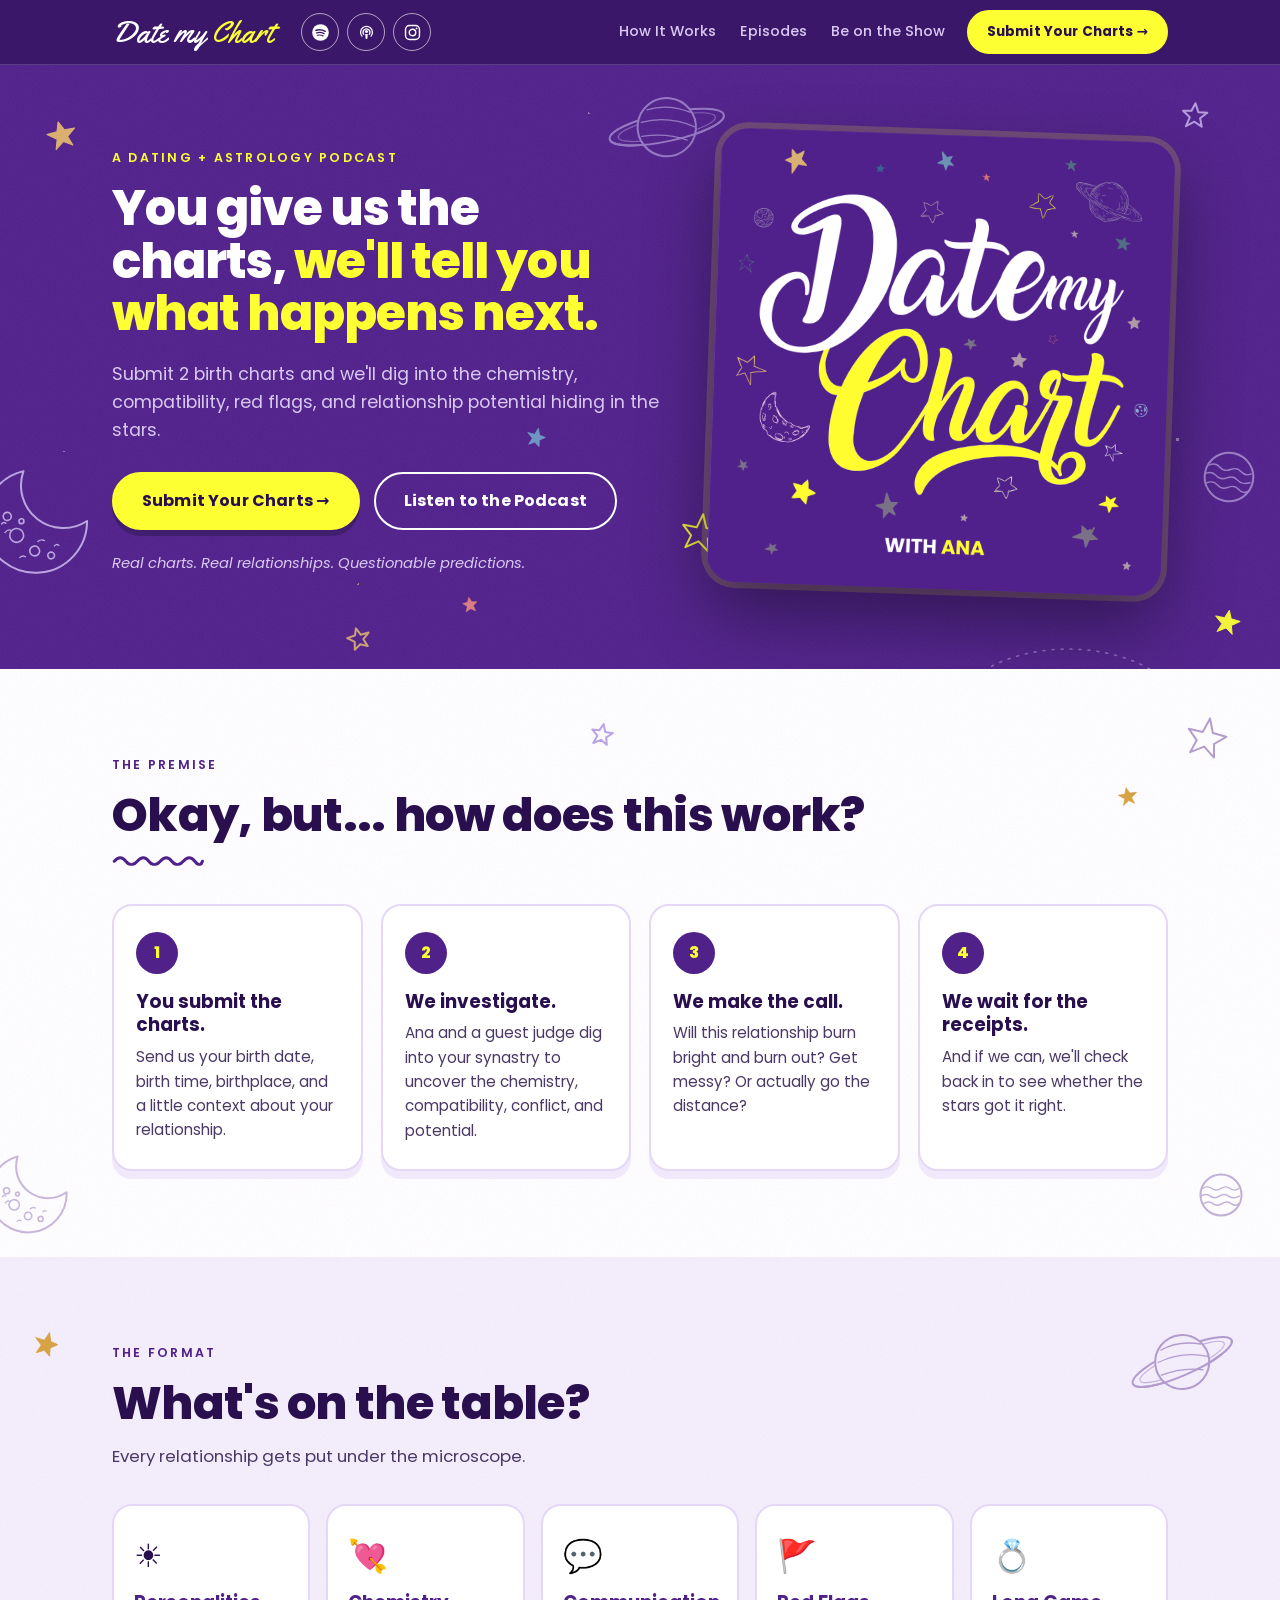
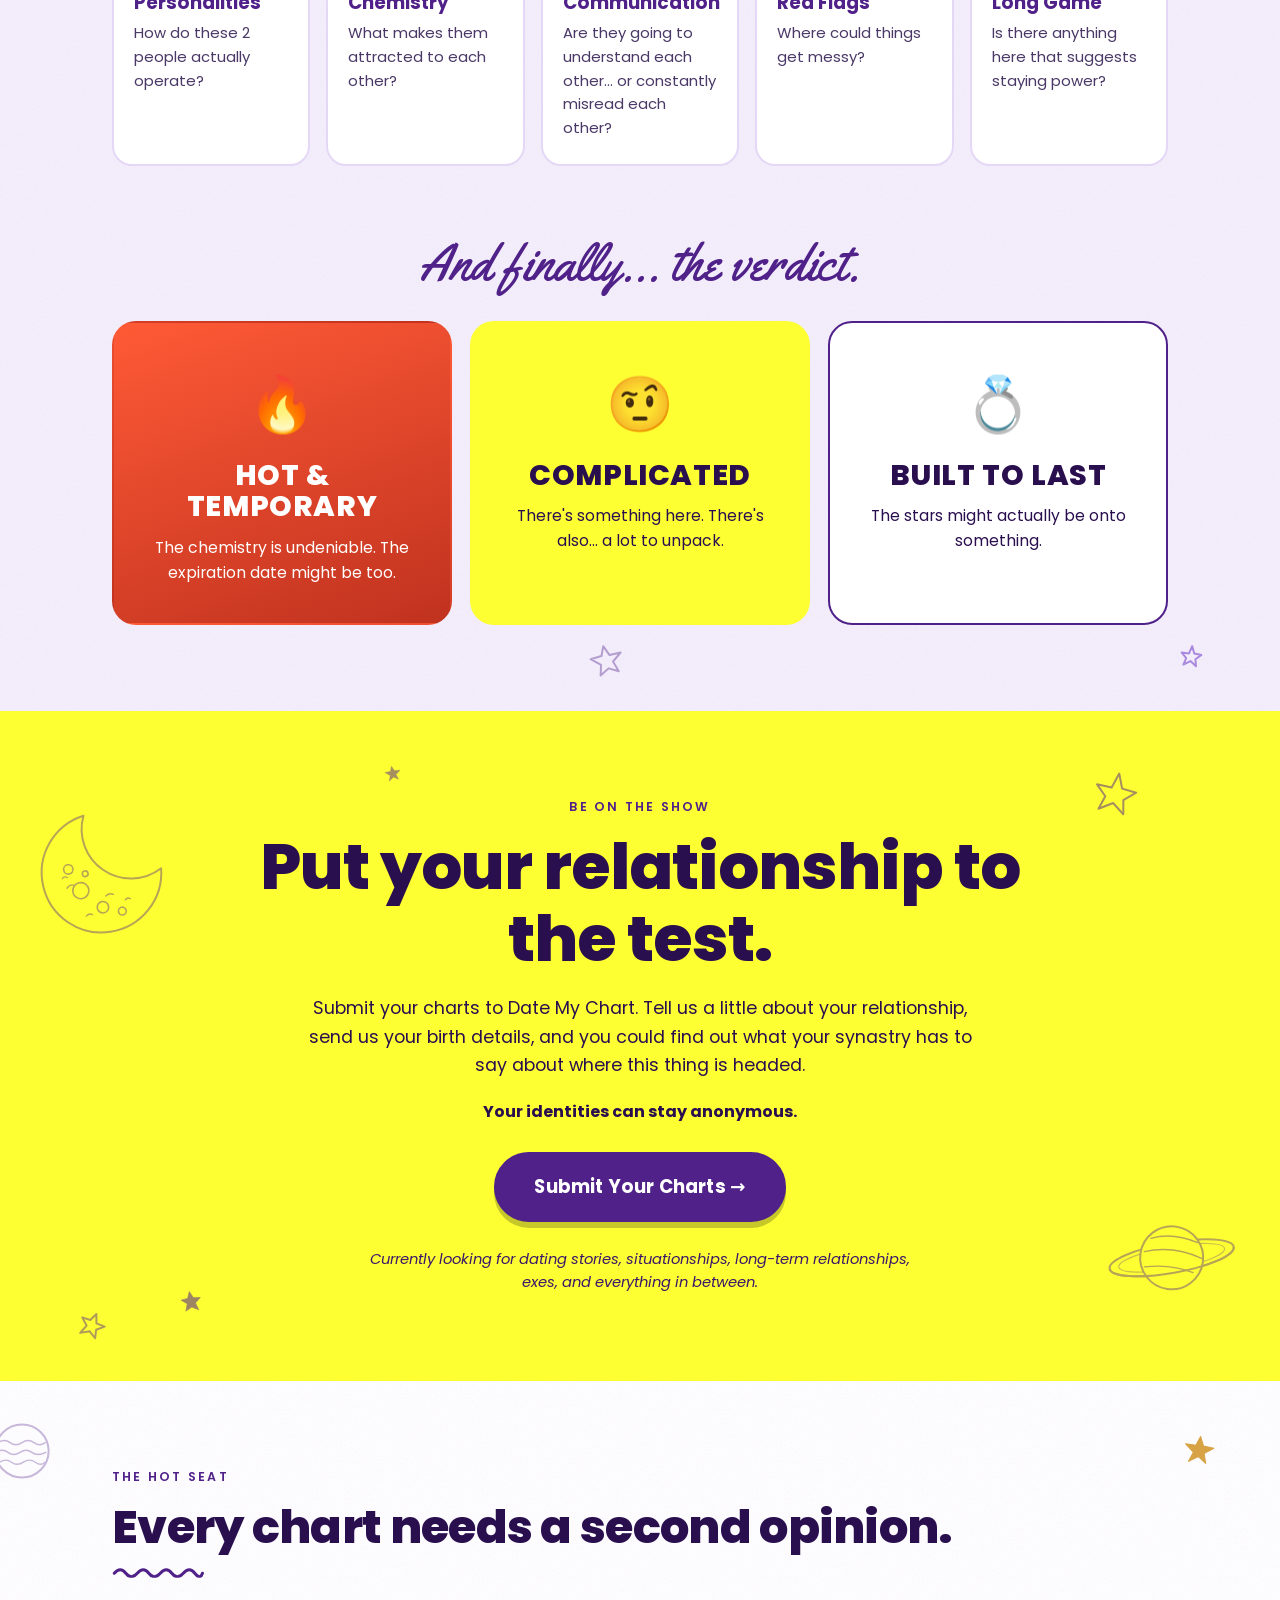
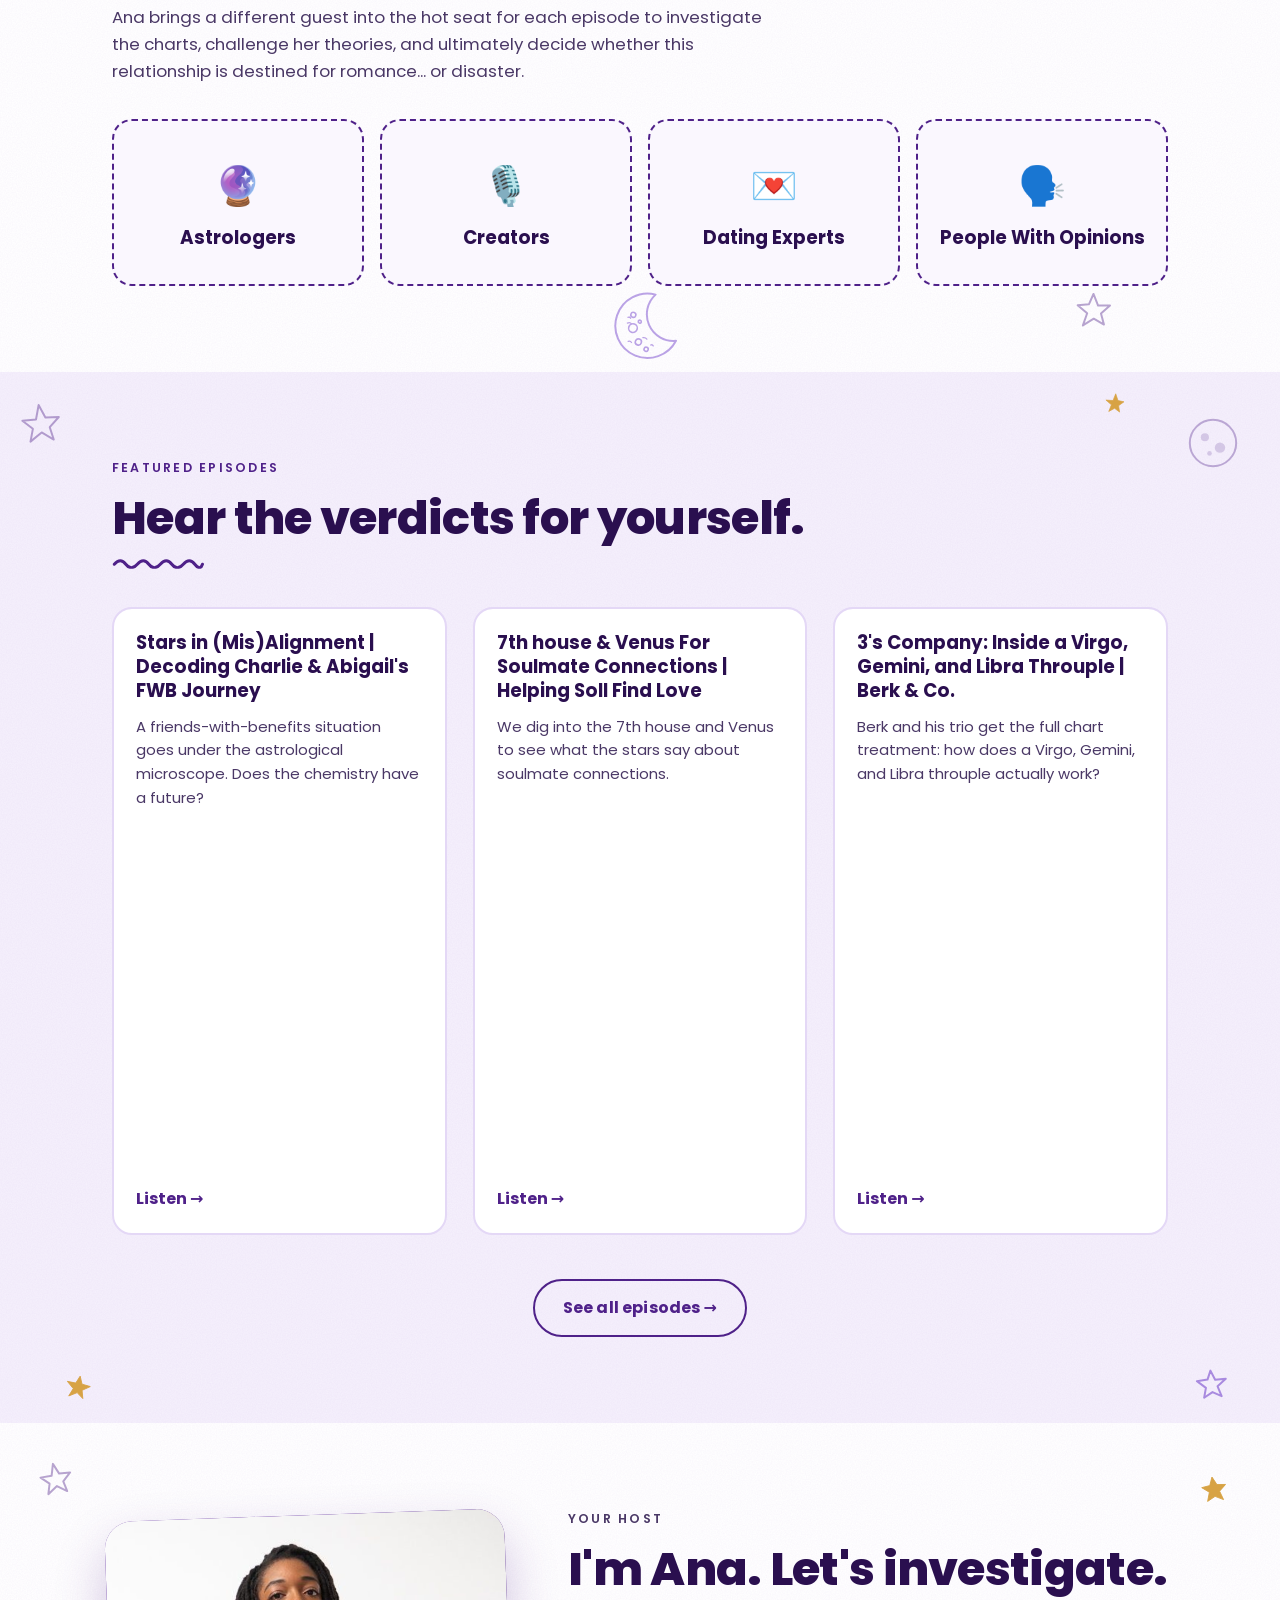
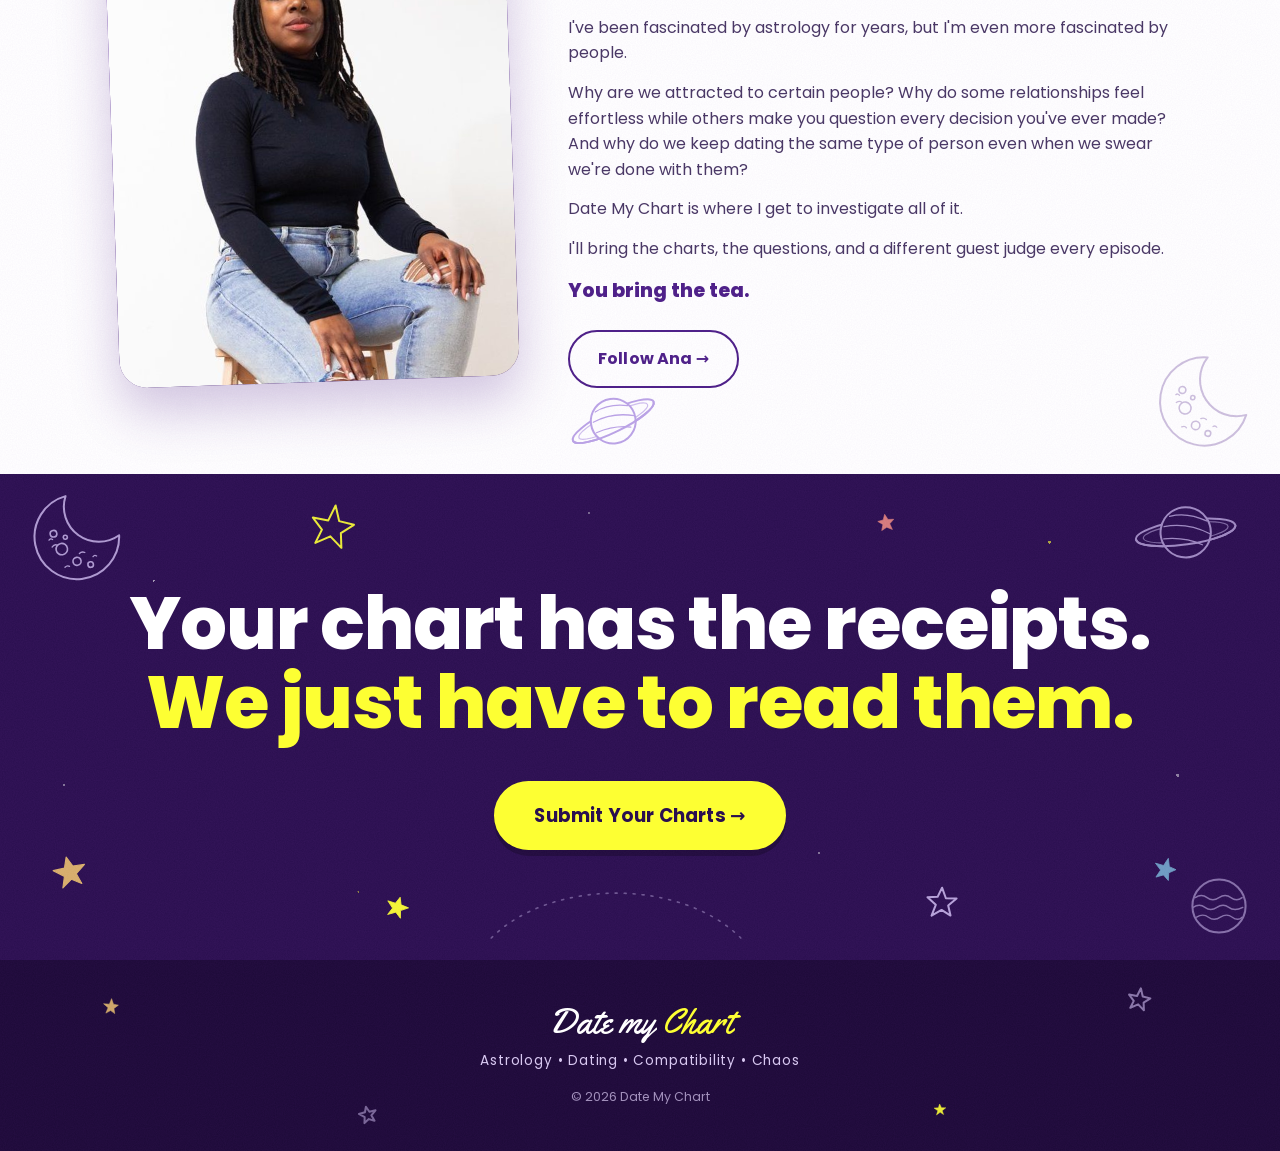
<file: index.html>
<!DOCTYPE html>
<html lang="en">
<head>
  <meta charset="utf-8">
  <meta name="viewport" content="width=device-width, initial-scale=1">
  <title>Date My Chart | A dating + astrology podcast</title>
  <meta name="description" content="Submit two birth charts and we'll dig into the chemistry, compatibility, red flags, and relationship potential hiding in the stars. A dating + astrology podcast.">
  <meta property="og:title" content="Date My Chart: A dating + astrology podcast">
  <meta property="og:description" content="You give us the charts, we'll tell you what happens next.">
  <meta property="og:type" content="website">
  <meta property="og:url" content="https://datemychart.com">
  <meta property="og:image" content="https://datemychart.com/date-my-chart-logo.png">
  <meta name="theme-color" content="#4f2189">
  <link rel="icon" href="favicon.png">
  <link rel="preconnect" href="https://fonts.googleapis.com">
  <link rel="preconnect" href="https://fonts.gstatic.com" crossorigin>
  <link href="https://fonts.googleapis.com/css2?family=Poppins:wght@400;500;600;700;800&family=Yellowtail&display=swap" rel="stylesheet">
  <link rel="stylesheet" href="style.css">
</head>
<body>
<svg width="0" height="0" style="position:absolute" aria-hidden="true" focusable="false"><defs><symbol id="star-fill-0" viewBox="0 0 100 100"><path d="M47.3 7.0 L60.5 33.2 L91.4 34.4 L66.1 54.6 L75.8 82.6 L51.1 66.7 L24.7 85.5 L34.1 56.2 L7.5 36.2 L37.9 34.8 Z" fill="currentColor" stroke="currentColor" stroke-width="3" stroke-linejoin="round"/></symbol><symbol id="star-fill-1" viewBox="0 0 100 100"><path d="M53.2 3.6 L63.7 34.3 L90.9 40.0 L66.3 57.7 L70.9 86.8 L48.1 69.6 L21.6 83.9 L33.7 53.9 L8.8 32.0 L41.1 34.3 Z" fill="currentColor" stroke="currentColor" stroke-width="3" stroke-linejoin="round"/></symbol><symbol id="star-fill-2" viewBox="0 0 100 100"><path d="M43.2 6.8 L59.9 32.0 L88.5 31.5 L68.7 53.9 L81.9 82.0 L53.6 71.2 L28.8 88.0 L34.6 57.5 L9.1 42.2 L35.9 35.3 Z" fill="currentColor" stroke="currentColor" stroke-width="3" stroke-linejoin="round"/></symbol><symbol id="star-line-0" viewBox="0 0 100 100"><path d="M50.9 4.4 L62.3 34.4 L92.6 37.6 L69.0 57.7 L74.1 86.7 L49.1 67.0 L21.1 84.1 L30.5 56.0 L9.3 34.6 L40.5 36.0 Z" fill="none" stroke="currentColor" stroke-width="2" stroke-linejoin="round" stroke-linecap="round" vector-effect="non-scaling-stroke"/></symbol><symbol id="star-line-1" viewBox="0 0 100 100"><path d="M56.1 7.9 L62.5 38.4 L91.8 43.3 L66.1 59.2 L68.6 87.8 L46.1 68.8 L16.4 80.6 L32.2 52.6 L12.3 28.5 L40.3 31.4 Z" fill="none" stroke="currentColor" stroke-width="2" stroke-linejoin="round" stroke-linecap="round" vector-effect="non-scaling-stroke"/></symbol><symbol id="star-line-2" viewBox="0 0 100 100"><path d="M45.4 7.7 L59.2 34.7 L90.5 31.9 L66.4 53.7 L78.3 82.9 L51.5 70.9 L26.9 87.6 L32.1 58.4 L5.7 38.7 L36.8 34.1 Z" fill="none" stroke="currentColor" stroke-width="2" stroke-linejoin="round" stroke-linecap="round" vector-effect="non-scaling-stroke"/></symbol><symbol id="moon" viewBox="0 0 100 100"><path d="M44 6 A46 46 0 1 0 94 58 A38 38 0 0 1 44 6 Z" fill="none" stroke="currentColor" stroke-width="2" stroke-linejoin="round" vector-effect="non-scaling-stroke"/><circle cx="30" cy="62" r="6.2" fill="none" stroke="currentColor" stroke-width="1.6" vector-effect="non-scaling-stroke"/><circle cx="44" cy="78" r="4.4" fill="none" stroke="currentColor" stroke-width="1.6" vector-effect="non-scaling-stroke"/><circle cx="24" cy="44" r="3.6" fill="none" stroke="currentColor" stroke-width="1.6" vector-effect="non-scaling-stroke"/><circle cx="58" cy="84" r="3" fill="none" stroke="currentColor" stroke-width="1.6" vector-effect="non-scaling-stroke"/><circle cx="36" cy="50" r="2.2" fill="none" stroke="currentColor" stroke-width="1.6" vector-effect="non-scaling-stroke"/><path d="M20 58 q3 -3 6 -1 M48 70 q3 -2 6 0 M30 82 q3 -2 5 0 M62 76 q2 -2 4 0 M18 50 q2 -2 4 0" fill="none" stroke="currentColor" stroke-width="1.3" stroke-linecap="round" vector-effect="non-scaling-stroke"/></symbol><symbol id="planet-ring" viewBox="0 0 120 100"><defs><clipPath id="cp-out"><path clip-rule="evenodd" d="M0 0H120V100H0Z M60 52m-27 0a27 27 0 1 0 54 0a27 27 0 1 0 -54 0Z"/></clipPath></defs>
<circle cx="60" cy="52" r="27" fill="none" stroke="currentColor" stroke-width="2" vector-effect="non-scaling-stroke"/>
<path d="M40 38 q18 -8 40 -2 M36 50 q24 -9 50 -1 M38 63 q22 -6 42 -1" fill="none" stroke="currentColor" stroke-width="1.3" stroke-linecap="round" vector-effect="non-scaling-stroke"/>
<g transform="rotate(-18 60 52)"><ellipse cx="60" cy="52" rx="54" ry="13" fill="none" stroke="currentColor" stroke-width="2" clip-path="url(#cp-out)" vector-effect="non-scaling-stroke"/><path d="M6 52 A54 13 0 0 0 114 52" fill="none" stroke="currentColor" stroke-width="2" vector-effect="non-scaling-stroke"/><ellipse cx="60" cy="52" rx="46" ry="9.5" fill="none" stroke="currentColor" stroke-width="1.2" opacity=".7" clip-path="url(#cp-out)" vector-effect="non-scaling-stroke"/></g></symbol><symbol id="planet-wavy" viewBox="0 0 100 100"><circle cx="50" cy="50" r="38" fill="none" stroke="currentColor" stroke-width="2" vector-effect="non-scaling-stroke"/><path d="M16 38 q9 -6 17 0 t17 0 t17 0 t16 0 M13 52 q9 -6 17 0 t17 0 t17 0 t20 0 M18 66 q9 -6 17 0 t17 0 t17 0 t14 0" fill="none" stroke="currentColor" stroke-width="1.4" stroke-linecap="round" vector-effect="non-scaling-stroke"/></symbol><symbol id="planet-dot" viewBox="0 0 100 100"><circle cx="50" cy="50" r="40" fill="none" stroke="currentColor" stroke-width="2" vector-effect="non-scaling-stroke"/><circle cx="36" cy="40" r="7" fill="currentColor" opacity=".55"/><circle cx="62" cy="58" r="9" fill="currentColor" opacity=".55"/><circle cx="44" cy="68" r="4" fill="currentColor" opacity=".55"/></symbol><symbol id="squiggle" viewBox="0 0 120 14"><path d="M3 8 q8 -9 15 0 t15 0 t15 0 t15 0 t15 0 t15 0 t15 0 t10 0" fill="none" stroke="currentColor" stroke-width="3" stroke-linecap="round" vector-effect="non-scaling-stroke"/></symbol><symbol id="orbit" viewBox="0 0 200 60"><path d="M4 50 C50 4 150 4 196 50" fill="none" stroke="currentColor" stroke-width="1.6" stroke-dasharray="2 7" stroke-linecap="round" vector-effect="non-scaling-stroke"/></symbol></defs></svg>

<!-- 1. NAV -->
<header class="nav">
  <div class="wrap nav-inner">
    <a href="#top" class="nav-logo" aria-label="Date My Chart home"><span class="w">Date my</span> <span class="y">Chart</span></a>
    <div class="nav-bubbles" aria-label="Listen and follow">
      <a class="bubble" href="https://open.spotify.com/show/6x2h3xbLQm9ey6ynYnMq6W?si=3b505999da9346b8" target="_blank" rel="noopener" aria-label="Listen on Spotify" title="Spotify"><svg viewBox="0 0 24 24" aria-hidden="true"><circle cx="12" cy="12" r="10.5" fill="currentColor"/><path class="cut" d="M6.3 9.2c3.8-1.1 8.2-.7 11.6 1.3" stroke-width="1.9"/><path class="cut" d="M7.1 12.5c3.2-.9 6.8-.6 9.6 1.1" stroke-width="1.6"/><path class="cut" d="M7.9 15.5c2.6-.7 5.3-.4 7.5.9" stroke-width="1.4"/></svg></a>
      <a class="bubble" href="https://podcasts.apple.com/us/podcast/date-my-chart-dating-astrology-podcast/id1741980334" target="_blank" rel="noopener" aria-label="Listen on Apple Podcasts" title="Apple Podcasts"><svg viewBox="0 0 24 24" aria-hidden="true"><path d="M8.5 14.3a4.3 4.3 0 1 1 7 0" fill="none" stroke="currentColor" stroke-width="1.6" stroke-linecap="round"/><path d="M6.2 16.6a7.5 7.5 0 1 1 11.6 0" fill="none" stroke="currentColor" stroke-width="1.6" stroke-linecap="round"/><circle cx="12" cy="10.6" r="1.9" fill="currentColor"/><path d="M10.4 13.8h3.2l-.4 5.3a1.2 1.2 0 0 1-2.4 0z" fill="currentColor"/></svg></a>
      <a class="bubble" href="https://instagram.com/datemychart" target="_blank" rel="noopener" aria-label="Follow on Instagram" title="Instagram"><svg viewBox="0 0 24 24" aria-hidden="true"><rect x="3.2" y="3.2" width="17.6" height="17.6" rx="5" fill="none" stroke="currentColor" stroke-width="1.8"/><circle cx="12" cy="12" r="4.1" fill="none" stroke="currentColor" stroke-width="1.8"/><circle cx="17.2" cy="6.8" r="1.15" fill="currentColor"/></svg></a>
    </div>
    <nav class="nav-links" id="navLinks" aria-label="Main">
      <a href="#how">How It Works</a>
      <a href="#episodes">Episodes</a>
      <a href="#submit">Be on the Show</a>
      <div class="menu-icons">
      <a class="bubble" href="https://open.spotify.com/show/6x2h3xbLQm9ey6ynYnMq6W?si=3b505999da9346b8" target="_blank" rel="noopener" aria-label="Listen on Spotify" title="Spotify"><svg viewBox="0 0 24 24" aria-hidden="true"><circle cx="12" cy="12" r="10.5" fill="currentColor"/><path class="cut" d="M6.3 9.2c3.8-1.1 8.2-.7 11.6 1.3" stroke-width="1.9"/><path class="cut" d="M7.1 12.5c3.2-.9 6.8-.6 9.6 1.1" stroke-width="1.6"/><path class="cut" d="M7.9 15.5c2.6-.7 5.3-.4 7.5.9" stroke-width="1.4"/></svg></a>
      <a class="bubble" href="https://podcasts.apple.com/us/podcast/date-my-chart-dating-astrology-podcast/id1741980334" target="_blank" rel="noopener" aria-label="Listen on Apple Podcasts" title="Apple Podcasts"><svg viewBox="0 0 24 24" aria-hidden="true"><path d="M8.5 14.3a4.3 4.3 0 1 1 7 0" fill="none" stroke="currentColor" stroke-width="1.6" stroke-linecap="round"/><path d="M6.2 16.6a7.5 7.5 0 1 1 11.6 0" fill="none" stroke="currentColor" stroke-width="1.6" stroke-linecap="round"/><circle cx="12" cy="10.6" r="1.9" fill="currentColor"/><path d="M10.4 13.8h3.2l-.4 5.3a1.2 1.2 0 0 1-2.4 0z" fill="currentColor"/></svg></a>
      <a class="bubble" href="https://instagram.com/datemychart" target="_blank" rel="noopener" aria-label="Follow on Instagram" title="Instagram"><svg viewBox="0 0 24 24" aria-hidden="true"><rect x="3.2" y="3.2" width="17.6" height="17.6" rx="5" fill="none" stroke="currentColor" stroke-width="1.8"/><circle cx="12" cy="12" r="4.1" fill="none" stroke="currentColor" stroke-width="1.8"/><circle cx="17.2" cy="6.8" r="1.15" fill="currentColor"/></svg></a>
      </div>
    </nav>
    <a class="btn btn-sm nav-cta" href="/submit/">Submit Your Charts →</a>
    <button class="burger" id="burger" aria-label="Menu" aria-expanded="false" aria-controls="navLinks"><span></span><span></span><span></span></button>
  </div>
</header>

<main id="top">

<!-- 2. HERO -->
<section class="hero stars">
  <div class="decor" aria-hidden="true"><svg class="deco" style="left:-1.5%;top:66%;width:112px;height:112px;color:#cdb8f0;opacity:0.85;transform:rotate(-8deg)" viewBox="0 0 100 100" aria-hidden="true"><use href="#moon"/></svg><svg class="deco hm" style="left:47%;top:1%;width:130px;height:108px;color:#cdb8f0;opacity:0.55;transform:rotate(6deg)" viewBox="0 0 120 100" aria-hidden="true"><use href="#planet-ring"/></svg><svg class="deco hm" style="left:3.5%;top:9%;width:34px;height:34px;color:#e0b46b;opacity:0.95;transform:rotate(-12deg)" viewBox="0 0 100 100" aria-hidden="true"><use href="#star-fill-0"/></svg><svg class="deco hm" style="left:41%;top:60%;width:22px;height:22px;color:#6fa0c8;opacity:0.9;transform:rotate(10deg)" viewBox="0 0 100 100" aria-hidden="true"><use href="#star-fill-1"/></svg><svg class="deco hm" style="left:53%;top:74%;width:44px;height:44px;color:#fdff33;opacity:0.9;transform:rotate(8deg)" viewBox="0 0 100 100" aria-hidden="true"><use href="#star-line-0"/></svg><svg class="deco hm" style="right:1.5%;top:63%;width:64px;height:64px;color:#cdb8f0;opacity:0.6;transform:rotate(12deg)" viewBox="0 0 100 100" aria-hidden="true"><use href="#planet-wavy"/></svg><svg class="deco" style="right:5.5%;top:6%;width:30px;height:30px;color:#cdb8f0;opacity:0.8;transform:rotate(-6deg)" viewBox="0 0 100 100" aria-hidden="true"><use href="#star-line-1"/></svg><svg class="deco" style="left:36%;top:88%;width:18px;height:18px;color:#e8837f;opacity:0.9;transform:rotate(0deg)" viewBox="0 0 100 100" aria-hidden="true"><use href="#star-fill-2"/></svg><svg class="deco" style="right:3%;top:90%;width:30px;height:30px;color:#fdff33;opacity:0.95;transform:rotate(14deg)" viewBox="0 0 100 100" aria-hidden="true"><use href="#star-fill-0"/></svg><svg class="deco hm" style="left:27%;top:93%;width:26px;height:26px;color:#e0b46b;opacity:0.85;transform:rotate(-10deg)" viewBox="0 0 100 100" aria-hidden="true"><use href="#star-line-2"/></svg><svg class="deco hm" style="right:8%;top:94%;width:220px;height:66px;color:#cdb8f0;opacity:0.45;transform:rotate(0deg)" viewBox="0 0 200 60" aria-hidden="true"><use href="#orbit"/></svg></div>
  <div class="wrap hero-grid">
    <div class="hero-copy">
      <p class="eyebrow">A dating + astrology podcast</p>
      <h1>You give us the charts, <span class="y">we'll tell you what happens next.</span></h1>
      <p class="lead">Submit 2 birth charts and we'll dig into the chemistry, compatibility, red flags, and relationship potential hiding in the stars.</p>
      <div class="btn-row">
        <a class="btn" href="/submit/">Submit Your Charts →</a>
        <a class="btn btn-ghost" href="#episodes">Listen to the Podcast</a>
      </div>
      <p class="small-line">Real charts. Real relationships. Questionable predictions.</p>
    </div>
    <div class="hero-art">
      <div class="art">
        <img src="date-my-chart-logo.png" alt="Date My Chart podcast artwork" width="600" height="600" onerror="this.parentNode.classList.add('noimg');this.remove()">
        <div class="wordmark" aria-hidden="true">
          <span class="w">Date my</span>
          <span class="y">Chart</span>
        </div>
      </div>
    </div>
  </div>
</section>

<!-- 3. PREMISE -->
<section class="section light" id="how">
  <div class="decor" aria-hidden="true"><svg class="deco" style="right:4%;top:8%;width:46px;height:46px;color:#4f2189;opacity:0.43;transform:rotate(10deg)" viewBox="0 0 100 100" aria-hidden="true"><use href="#star-line-0"/></svg><svg class="deco hm" style="right:11%;top:20%;width:22px;height:22px;color:#d9a441;opacity:1.00;transform:rotate(-8deg)" viewBox="0 0 100 100" aria-hidden="true"><use href="#star-fill-0"/></svg><svg class="deco hm" style="left:-1%;bottom:4%;width:84px;height:84px;color:#4f2189;opacity:0.31;transform:rotate(-10deg)" viewBox="0 0 100 100" aria-hidden="true"><use href="#moon"/></svg><svg class="deco hm" style="left:46%;top:9%;width:26px;height:26px;color:#a98be0;opacity:0.78;transform:rotate(0deg)" viewBox="0 0 100 100" aria-hidden="true"><use href="#star-line-1"/></svg><svg class="deco hm" style="right:2.5%;bottom:6%;width:54px;height:54px;color:#4f2189;opacity:0.34;transform:rotate(0deg)" viewBox="0 0 100 100" aria-hidden="true"><use href="#planet-wavy"/></svg></div>
  <div class="wrap">
    <p class="eyebrow">The premise</p>
    <h2>Okay, but... how does this work?</h2>
    <svg class="squig" viewBox="0 0 120 14" aria-hidden="true"><use href="#squiggle"/></svg>
    <ol class="steps">
      <li>
        <span class="num">1</span>
        <h3>You submit the charts.</h3>
        <p>Send us your birth date, birth time, birthplace, and a little context about your relationship.</p>
      </li>
      <li>
        <span class="num">2</span>
        <h3>We investigate.</h3>
        <p>Ana and a guest judge dig into your synastry to uncover the chemistry, compatibility, conflict, and potential.</p>
      </li>
      <li>
        <span class="num">3</span>
        <h3>We make the call.</h3>
        <p>Will this relationship burn bright and burn out? Get messy? Or actually go the distance?</p>
      </li>
      <li>
        <span class="num">4</span>
        <h3>We wait for the receipts.</h3>
        <p>And if we can, we'll check back in to see whether the stars got it right.</p>
      </li>
    </ol>
  </div>
</section>

<!-- 4. SHOW FORMAT -->
<section class="section tint" id="format">
  <div class="decor" aria-hidden="true"><svg class="deco hm" style="right:3%;top:5%;width:120px;height:100px;color:#4f2189;opacity:0.40;transform:rotate(-6deg)" viewBox="0 0 120 100" aria-hidden="true"><use href="#planet-ring"/></svg><svg class="deco" style="left:2.5%;top:7%;width:28px;height:28px;color:#d9a441;opacity:1.00;transform:rotate(12deg)" viewBox="0 0 100 100" aria-hidden="true"><use href="#star-fill-1"/></svg><svg class="deco hm" style="left:46%;bottom:3%;width:36px;height:36px;color:#4f2189;opacity:0.39;transform:rotate(-8deg)" viewBox="0 0 100 100" aria-hidden="true"><use href="#star-line-2"/></svg><svg class="deco hm" style="right:6%;bottom:4%;width:24px;height:24px;color:#a98be0;opacity:1.00;transform:rotate(5deg)" viewBox="0 0 100 100" aria-hidden="true"><use href="#star-line-0"/></svg></div>
  <div class="wrap">
    <p class="eyebrow">The format</p>
    <h2>What's on the table?</h2>
    <p class="sub">Every relationship gets put under the microscope.</p>

    <div class="topics">
      <article class="topic"><span class="emoji" aria-hidden="true">☀️</span><h3>Personalities</h3><p>How do these 2 people actually operate?</p></article>
      <article class="topic"><span class="emoji" aria-hidden="true">💘</span><h3>Chemistry</h3><p>What makes them attracted to each other?</p></article>
      <article class="topic"><span class="emoji" aria-hidden="true">💬</span><h3>Communication</h3><p>Are they going to understand each other... or constantly misread each other?</p></article>
      <article class="topic"><span class="emoji" aria-hidden="true">🚩</span><h3>Red Flags</h3><p>Where could things get messy?</p></article>
      <article class="topic"><span class="emoji" aria-hidden="true">💍</span><h3>Long Game</h3><p>Is there anything here that suggests staying power?</p></article>
    </div>

    <h3 class="verdict-head">And finally... the verdict.</h3>
    <div class="verdicts">
      <article class="verdict v1">
        <span class="emoji" aria-hidden="true">🔥</span>
        <h4>Hot &amp; Temporary</h4>
        <p>The chemistry is undeniable. The expiration date might be too.</p>
      </article>
      <article class="verdict v2">
        <span class="emoji" aria-hidden="true">🤨</span>
        <h4>Complicated</h4>
        <p>There's something here. There's also... a lot to unpack.</p>
      </article>
      <article class="verdict v3">
        <span class="emoji" aria-hidden="true">💍</span>
        <h4>Built to Last</h4>
        <p>The stars might actually be onto something.</p>
      </article>
    </div>
  </div>
</section>

<!-- CTA 2 -->
<section class="section cta-big" id="submit">
  <div class="decor" aria-hidden="true"><svg class="deco hm" style="left:3%;top:14%;width:130px;height:130px;color:#4f2189;opacity:0.4;transform:rotate(-12deg)" viewBox="0 0 100 100" aria-hidden="true"><use href="#moon"/></svg><svg class="deco hm" style="right:3%;bottom:10%;width:140px;height:117px;color:#4f2189;opacity:0.4;transform:rotate(8deg)" viewBox="0 0 120 100" aria-hidden="true"><use href="#planet-ring"/></svg><svg class="deco" style="right:11%;top:9%;width:48px;height:48px;color:#4f2189;opacity:0.5;transform:rotate(10deg)" viewBox="0 0 100 100" aria-hidden="true"><use href="#star-line-0"/></svg><svg class="deco hm" style="left:14%;bottom:10%;width:24px;height:24px;color:#4f2189;opacity:0.55;transform:rotate(0deg)" viewBox="0 0 100 100" aria-hidden="true"><use href="#star-fill-2"/></svg><svg class="deco hm" style="left:30%;top:8%;width:18px;height:18px;color:#4f2189;opacity:0.5;transform:rotate(-8deg)" viewBox="0 0 100 100" aria-hidden="true"><use href="#star-fill-0"/></svg><svg class="deco" style="left:6%;bottom:6%;width:30px;height:30px;color:#4f2189;opacity:0.45;transform:rotate(12deg)" viewBox="0 0 100 100" aria-hidden="true"><use href="#star-line-1"/></svg></div>
  <div class="wrap center">
    <p class="eyebrow">Be on the show</p>
    <h2>Put your relationship to the test.</h2>
    <p class="lead">Submit your charts to Date My Chart. Tell us a little about your relationship, send us your birth details, and you could find out what your synastry has to say about where this thing is headed.</p>
    <p class="anon">Your identities can stay anonymous.</p>
    <a class="btn btn-xl" href="/submit/">Submit Your Charts →</a>
    <p class="small-line">Currently looking for dating stories, situationships, long-term relationships, exes, and everything in between.</p>
  </div>
</section>

<!-- 5. GUEST JUDGES -->
<section class="section light" id="judges">
  <div class="decor" aria-hidden="true"><svg class="deco" style="right:5%;top:9%;width:34px;height:34px;color:#d9a441;opacity:1.00;transform:rotate(10deg)" viewBox="0 0 100 100" aria-hidden="true"><use href="#star-fill-0"/></svg><svg class="deco hm" style="left:-1%;top:6%;width:70px;height:70px;color:#4f2189;opacity:0.31;transform:rotate(0deg)" viewBox="0 0 100 100" aria-hidden="true"><use href="#planet-wavy"/></svg><svg class="deco hm" style="right:13%;bottom:7%;width:40px;height:40px;color:#4f2189;opacity:0.40;transform:rotate(-10deg)" viewBox="0 0 100 100" aria-hidden="true"><use href="#star-line-1"/></svg><svg class="deco hm" style="left:48%;bottom:2%;width:70px;height:70px;color:#a98be0;opacity:0.78;transform:rotate(20deg)" viewBox="0 0 100 100" aria-hidden="true"><use href="#moon"/></svg></div>
  <div class="wrap">
    <p class="eyebrow">The hot seat</p>
    <h2>Every chart needs a second opinion.</h2>
    <svg class="squig" viewBox="0 0 120 14" aria-hidden="true"><use href="#squiggle"/></svg>
    <p class="sub">Ana brings a different guest into the hot seat for each episode to investigate the charts, challenge her theories, and ultimately decide whether this relationship is destined for romance... or disaster.</p>
    <div class="judges">
      <div class="judge"><span class="emoji" aria-hidden="true">🔮</span><h3>Astrologers</h3></div>
      <div class="judge"><span class="emoji" aria-hidden="true">🎙️</span><h3>Creators</h3></div>
      <div class="judge"><span class="emoji" aria-hidden="true">💌</span><h3>Dating Experts</h3></div>
      <div class="judge"><span class="emoji" aria-hidden="true">🗣️</span><h3>People With Opinions</h3></div>
    </div>
  </div>
</section>

<!-- FEATURED EPISODES -->
<section class="section tint" id="episodes">
  <div class="decor" aria-hidden="true"><svg class="deco hm" style="left:1.5%;top:3%;width:44px;height:44px;color:#4f2189;opacity:0.40;transform:rotate(-8deg)" viewBox="0 0 100 100" aria-hidden="true"><use href="#star-line-0"/></svg><svg class="deco hm" style="right:3%;top:4%;width:58px;height:58px;color:#4f2189;opacity:0.34;transform:rotate(0deg)" viewBox="0 0 100 100" aria-hidden="true"><use href="#planet-dot"/></svg><svg class="deco hm" style="right:12%;top:2%;width:22px;height:22px;color:#d9a441;opacity:1.00;transform:rotate(0deg)" viewBox="0 0 100 100" aria-hidden="true"><use href="#star-fill-1"/></svg><svg class="deco" style="left:5%;bottom:2%;width:28px;height:28px;color:#d9a441;opacity:1.00;transform:rotate(14deg)" viewBox="0 0 100 100" aria-hidden="true"><use href="#star-fill-0"/></svg><svg class="deco hm" style="right:4%;bottom:2%;width:34px;height:34px;color:#a98be0;opacity:1.00;transform:rotate(0deg)" viewBox="0 0 100 100" aria-hidden="true"><use href="#star-line-2"/></svg></div>
  <div class="wrap">
    <p class="eyebrow">Featured episodes</p>
    <h2>Hear the verdicts for yourself.</h2>
    <svg class="squig" viewBox="0 0 120 14" aria-hidden="true"><use href="#squiggle"/></svg>

    <div class="episodes">
      <article class="episode">
        <h3>Stars in (Mis)Alignment | Decoding Charlie &amp; Abigail's FWB Journey</h3>
        <p>A friends-with-benefits situation goes under the astrological microscope. Does the chemistry have a future?</p>
        <iframe data-testid="embed-iframe" style="border-radius:12px" src="https://open.spotify.com/embed/episode/6QiufLI9L3UCrFypqO8ML0?utm_source=generator&amp;si=dc3d9f1f474745b1" width="100%" height="352" frameBorder="0" allowfullscreen="" allow="autoplay; clipboard-write; encrypted-media; fullscreen; picture-in-picture" loading="lazy" title="Date My Chart episode: Stars in (Mis)Alignment"></iframe>
        <a class="link" href="https://open.spotify.com/episode/6QiufLI9L3UCrFypqO8ML0" target="_blank" rel="noopener">Listen →</a>
      </article>

      <article class="episode">
        <h3>7th house &amp; Venus For Soulmate Connections | Helping Soll Find Love</h3>
        <p>We dig into the 7th house and Venus to see what the stars say about soulmate connections.</p>
        <iframe data-testid="embed-iframe" style="border-radius:12px" src="https://open.spotify.com/embed/episode/3waqfwc3sHprK1hPakHs5q?utm_source=generator&amp;si=8dfa3d0b2256412d" width="100%" height="352" frameBorder="0" allowfullscreen="" allow="autoplay; clipboard-write; encrypted-media; fullscreen; picture-in-picture" loading="lazy" title="Date My Chart featured episode 2"></iframe>
        <a class="link" href="https://open.spotify.com/episode/3waqfwc3sHprK1hPakHs5q" target="_blank" rel="noopener">Listen →</a>
      </article>

      <article class="episode">
        <h3>3's Company: Inside a Virgo, Gemini, and Libra Throuple | Berk &amp; Co.</h3>
        <p>Berk and his trio get the full chart treatment: how does a Virgo, Gemini, and Libra throuple actually work?</p>
        <iframe data-testid="embed-iframe" style="border-radius:12px" src="https://open.spotify.com/embed/episode/0JaAmP63JR2tytPStKF6BW?utm_source=generator&amp;si=085ff5e7df9e4e2b" width="100%" height="352" frameBorder="0" allowfullscreen="" allow="autoplay; clipboard-write; encrypted-media; fullscreen; picture-in-picture" loading="lazy" title="Date My Chart featured episode 3"></iframe>
        <a class="link" href="https://open.spotify.com/episode/0JaAmP63JR2tytPStKF6BW" target="_blank" rel="noopener">Listen →</a>
      </article>
    </div>

    <div class="center">
      <a class="btn btn-ghost" href="https://open.spotify.com/show/6x2h3xbLQm9ey6ynYnMq6W?si=3b505999da9346b8" target="_blank" rel="noopener">See all episodes →</a>
    </div>
  </div>
</section>

<!-- ABOUT ANA -->
<section class="section light" id="about">
  <div class="decor" aria-hidden="true"><svg class="deco" style="right:4%;top:8%;width:30px;height:30px;color:#d9a441;opacity:1.00;transform:rotate(0deg)" viewBox="0 0 100 100" aria-hidden="true"><use href="#star-fill-2"/></svg><svg class="deco hm" style="right:2%;bottom:4%;width:96px;height:96px;color:#4f2189;opacity:0.28;transform:rotate(10deg)" viewBox="0 0 100 100" aria-hidden="true"><use href="#moon"/></svg><svg class="deco hm" style="left:3%;top:6%;width:36px;height:36px;color:#4f2189;opacity:0.40;transform:rotate(-12deg)" viewBox="0 0 100 100" aria-hidden="true"><use href="#star-line-0"/></svg><svg class="deco hm" style="left:44%;bottom:2%;width:100px;height:83px;color:#a98be0;opacity:0.78;transform:rotate(-8deg)" viewBox="0 0 120 100" aria-hidden="true"><use href="#planet-ring"/></svg></div>
  <div class="wrap about-grid">
    <div class="photo">
      <img src="ana.jpg" alt="Ana, host of Date My Chart" width="480" height="560" loading="lazy" onerror="this.parentNode.classList.add('noimg');this.remove()">
      <span class="initial" aria-hidden="true">A</span>
    </div>
    <div>
      <p class="eyebrow">Your host</p>
      <h2>I'm Ana. Let's investigate.</h2>
      <p>I've been fascinated by astrology for years, but I'm even more fascinated by people.</p>
      <p>Why are we attracted to certain people? Why do some relationships feel effortless while others make you question every decision you've ever made? And why do we keep dating the same type of person even when we swear we're done with them?</p>
      <p>Date My Chart is where I get to investigate all of it.</p>
      <p>I'll bring the charts, the questions, and a different guest judge every episode.</p>
      <p class="punch">You bring the tea.</p>
      <!-- TODO: confirm your Ana The Marketeer Instagram handle -->
      <a class="btn btn-ghost" href="https://instagram.com/anathemarketeer" target="_blank" rel="noopener">Follow Ana →</a>
    </div>
  </div>
</section>

<!-- FINAL CTA -->
<section class="section final stars">
  <div class="decor" aria-hidden="true"><svg class="deco hm" style="left:2.5%;top:3%;width:92px;height:92px;color:#cdb8f0;opacity:0.8;transform:rotate(-10deg)" viewBox="0 0 100 100" aria-hidden="true"><use href="#moon"/></svg><svg class="deco hm" style="right:3%;top:2%;width:112px;height:93px;color:#cdb8f0;opacity:0.7;transform:rotate(10deg)" viewBox="0 0 120 100" aria-hidden="true"><use href="#planet-ring"/></svg><svg class="deco" style="left:4%;bottom:14%;width:38px;height:38px;color:#e0b46b;opacity:0.95;transform:rotate(-10deg)" viewBox="0 0 100 100" aria-hidden="true"><use href="#star-fill-0"/></svg><svg class="deco" style="right:8%;bottom:16%;width:26px;height:26px;color:#6fa0c8;opacity:0.95;transform:rotate(12deg)" viewBox="0 0 100 100" aria-hidden="true"><use href="#star-fill-1"/></svg><svg class="deco hm" style="left:24%;top:6%;width:50px;height:50px;color:#fdff33;opacity:0.9;transform:rotate(8deg)" viewBox="0 0 100 100" aria-hidden="true"><use href="#star-line-0"/></svg><svg class="deco hm" style="right:25%;bottom:8%;width:36px;height:36px;color:#cdb8f0;opacity:0.85;transform:rotate(-8deg)" viewBox="0 0 100 100" aria-hidden="true"><use href="#star-line-1"/></svg><svg class="deco" style="right:30%;top:8%;width:20px;height:20px;color:#e8837f;opacity:0.9;transform:rotate(0deg)" viewBox="0 0 100 100" aria-hidden="true"><use href="#star-fill-2"/></svg><svg class="deco hm" style="left:30%;bottom:8%;width:26px;height:26px;color:#fdff33;opacity:0.95;transform:rotate(20deg)" viewBox="0 0 100 100" aria-hidden="true"><use href="#star-fill-0"/></svg><svg class="deco hm" style="right:2%;bottom:4%;width:70px;height:70px;color:#cdb8f0;opacity:0.55;transform:rotate(0deg)" viewBox="0 0 100 100" aria-hidden="true"><use href="#planet-wavy"/></svg><svg class="deco hm" style="left:38%;bottom:2%;width:260px;height:78px;color:#cdb8f0;opacity:0.4;transform:rotate(0deg)" viewBox="0 0 200 60" aria-hidden="true"><use href="#orbit"/></svg></div>
  <div class="wrap center">
    <h2 class="cover">Your chart has the receipts.<br><span class="y">We just have to read them.</span></h2>
    <a class="btn btn-xl" href="/submit/">Submit Your Charts →</a>
  </div>
</section>

</main>

<footer class="footer">
  <div class="decor" aria-hidden="true"><svg class="deco" style="left:8%;top:20%;width:18px;height:18px;color:#e0b46b;opacity:0.9;transform:rotate(0deg)" viewBox="0 0 100 100" aria-hidden="true"><use href="#star-fill-1"/></svg><svg class="deco" style="right:10%;top:14%;width:26px;height:26px;color:#cdb8f0;opacity:0.6;transform:rotate(8deg)" viewBox="0 0 100 100" aria-hidden="true"><use href="#star-line-0"/></svg><svg class="deco hm" style="right:26%;bottom:18%;width:14px;height:14px;color:#fdff33;opacity:0.9;transform:rotate(0deg)" viewBox="0 0 100 100" aria-hidden="true"><use href="#star-fill-0"/></svg><svg class="deco hm" style="left:28%;bottom:14%;width:20px;height:20px;color:#cdb8f0;opacity:0.5;transform:rotate(-8deg)" viewBox="0 0 100 100" aria-hidden="true"><use href="#star-line-2"/></svg></div>
  <div class="wrap center">
    <p class="foot-logo"><span class="w">Date my</span> <span class="y">Chart</span></p>
    <p class="tags">Astrology • Dating • Compatibility • Chaos</p>
    <p class="copy">© <span id="yr">2026</span> Date My Chart</p>
  </div>
</footer>

<script>
  document.getElementById('yr').textContent = new Date().getFullYear();
  var b = document.getElementById('burger'), n = document.getElementById('navLinks');
  b.addEventListener('click', function () {
    var open = n.classList.toggle('open');
    b.setAttribute('aria-expanded', open);
  });
  n.addEventListener('click', function (e) {
    if (e.target.tagName === 'A') { n.classList.remove('open'); b.setAttribute('aria-expanded', 'false'); }
  });
</script>
</body>
</html>
</file>
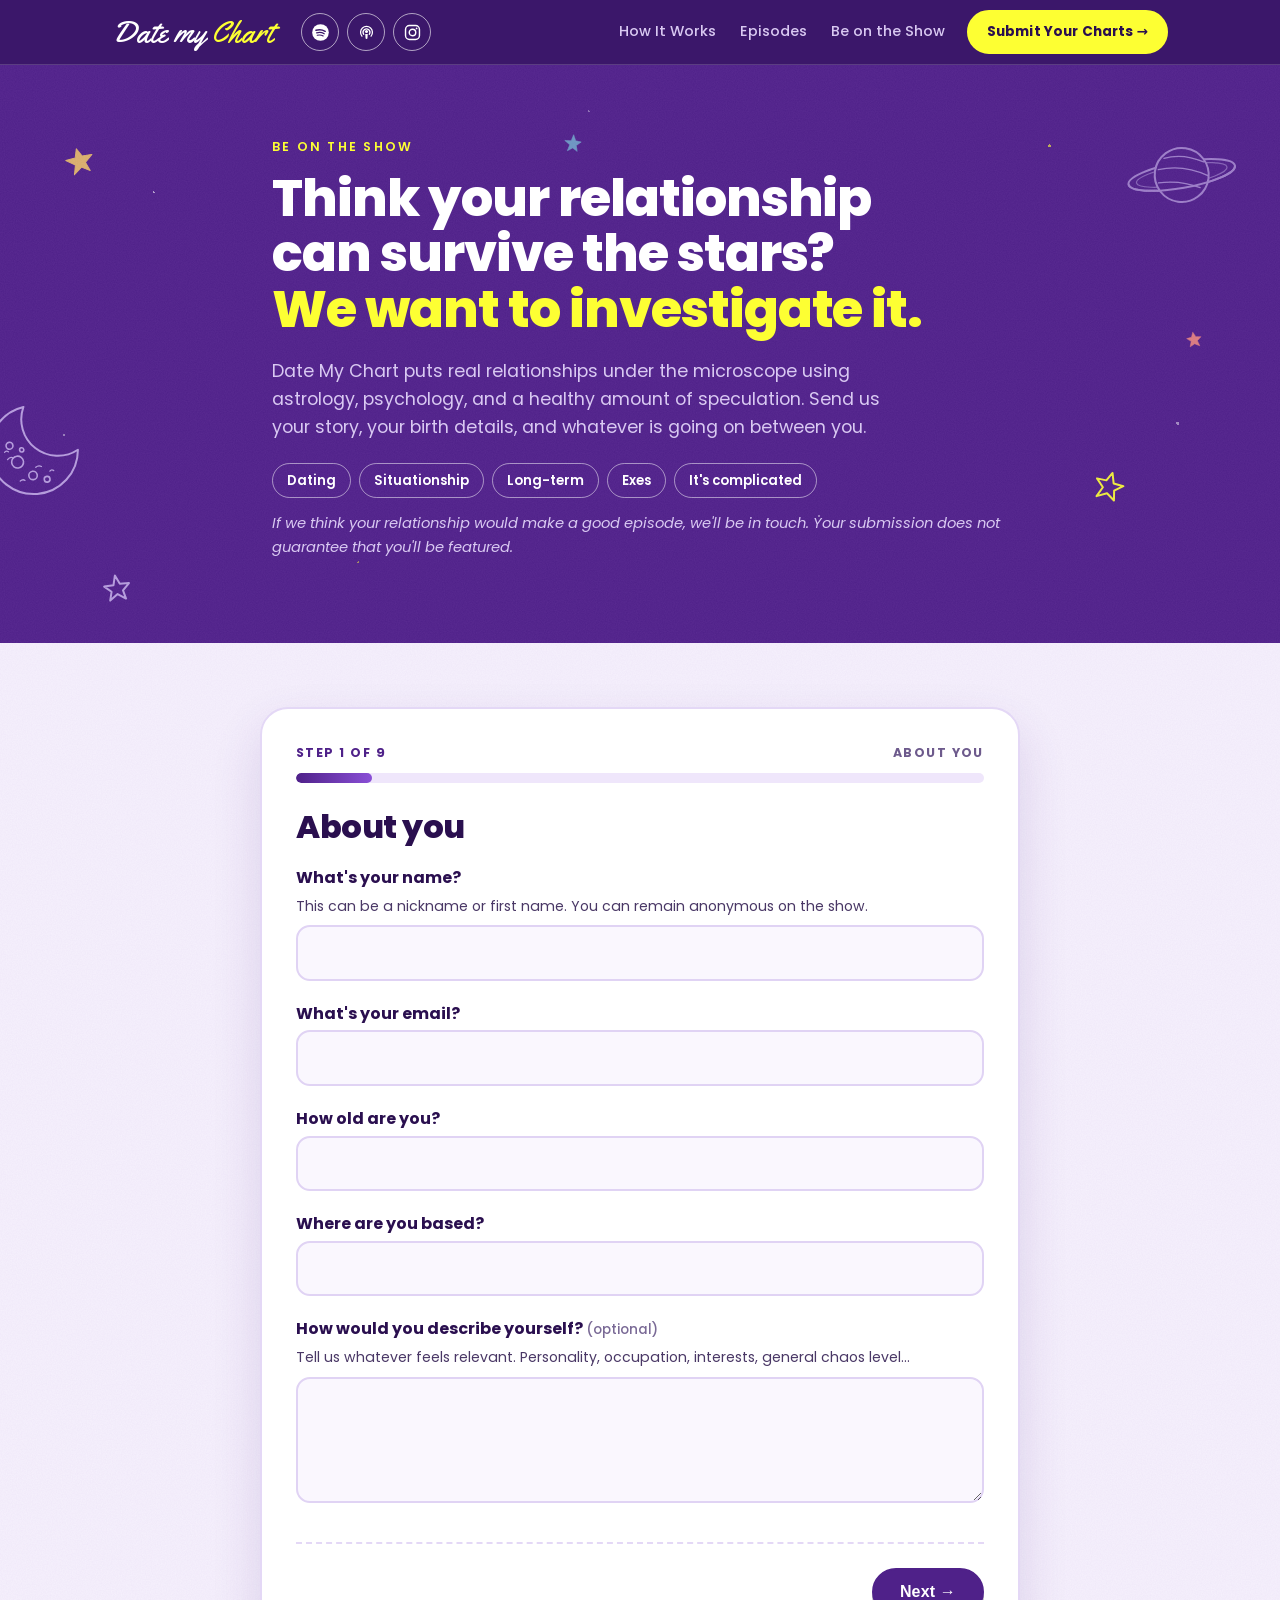
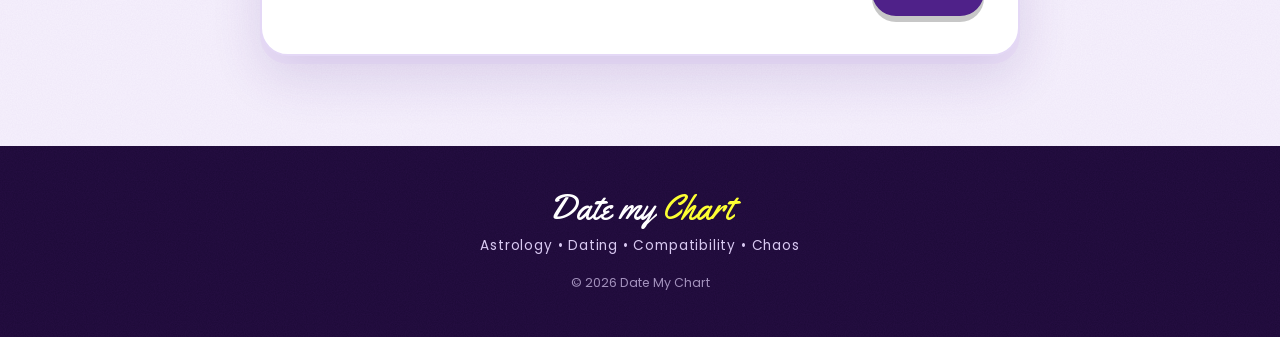
<file: submit/index.html>
<!DOCTYPE html>
<html lang="en">
<head>
  <meta charset="utf-8">
  <meta name="viewport" content="width=device-width, initial-scale=1">
  <title>Submit Your Charts | Date My Chart</title>
  <meta name="description" content="Think your relationship can survive the stars? Submit your birth charts to Date My Chart and we might investigate it on the show.">
  <meta property="og:title" content="Submit Your Charts | Date My Chart">
  <meta property="og:description" content="Think your relationship can survive the stars? We want to investigate it.">
  <meta property="og:type" content="website">
  <meta property="og:url" content="https://datemychart.com/submit/">
  <link rel="canonical" href="https://datemychart.com/submit/">
  <meta property="og:image" content="https://datemychart.com/date-my-chart-logo.png">
  <meta name="theme-color" content="#4f2189">
  <link rel="icon" href="/favicon.png">
  <link rel="preconnect" href="https://fonts.googleapis.com">
  <link rel="preconnect" href="https://fonts.gstatic.com" crossorigin>
  <link href="https://fonts.googleapis.com/css2?family=Poppins:wght@400;500;600;700;800&family=Yellowtail&display=swap" rel="stylesheet">
  <link rel="stylesheet" href="/style.css">
</head>
<body>
<svg width="0" height="0" style="position:absolute" aria-hidden="true" focusable="false"><defs><symbol id="star-fill-0" viewBox="0 0 100 100"><path d="M47.3 7.0 L60.5 33.2 L91.4 34.4 L66.1 54.6 L75.8 82.6 L51.1 66.7 L24.7 85.5 L34.1 56.2 L7.5 36.2 L37.9 34.8 Z" fill="currentColor" stroke="currentColor" stroke-width="3" stroke-linejoin="round"/></symbol><symbol id="star-fill-1" viewBox="0 0 100 100"><path d="M53.2 3.6 L63.7 34.3 L90.9 40.0 L66.3 57.7 L70.9 86.8 L48.1 69.6 L21.6 83.9 L33.7 53.9 L8.8 32.0 L41.1 34.3 Z" fill="currentColor" stroke="currentColor" stroke-width="3" stroke-linejoin="round"/></symbol><symbol id="star-fill-2" viewBox="0 0 100 100"><path d="M43.2 6.8 L59.9 32.0 L88.5 31.5 L68.7 53.9 L81.9 82.0 L53.6 71.2 L28.8 88.0 L34.6 57.5 L9.1 42.2 L35.9 35.3 Z" fill="currentColor" stroke="currentColor" stroke-width="3" stroke-linejoin="round"/></symbol><symbol id="star-line-0" viewBox="0 0 100 100"><path d="M50.9 4.4 L62.3 34.4 L92.6 37.6 L69.0 57.7 L74.1 86.7 L49.1 67.0 L21.1 84.1 L30.5 56.0 L9.3 34.6 L40.5 36.0 Z" fill="none" stroke="currentColor" stroke-width="2" stroke-linejoin="round" stroke-linecap="round" vector-effect="non-scaling-stroke"/></symbol><symbol id="star-line-1" viewBox="0 0 100 100"><path d="M56.1 7.9 L62.5 38.4 L91.8 43.3 L66.1 59.2 L68.6 87.8 L46.1 68.8 L16.4 80.6 L32.2 52.6 L12.3 28.5 L40.3 31.4 Z" fill="none" stroke="currentColor" stroke-width="2" stroke-linejoin="round" stroke-linecap="round" vector-effect="non-scaling-stroke"/></symbol><symbol id="star-line-2" viewBox="0 0 100 100"><path d="M45.4 7.7 L59.2 34.7 L90.5 31.9 L66.4 53.7 L78.3 82.9 L51.5 70.9 L26.9 87.6 L32.1 58.4 L5.7 38.7 L36.8 34.1 Z" fill="none" stroke="currentColor" stroke-width="2" stroke-linejoin="round" stroke-linecap="round" vector-effect="non-scaling-stroke"/></symbol><symbol id="moon" viewBox="0 0 100 100"><path d="M44 6 A46 46 0 1 0 94 58 A38 38 0 0 1 44 6 Z" fill="none" stroke="currentColor" stroke-width="2" stroke-linejoin="round" vector-effect="non-scaling-stroke"/><circle cx="30" cy="62" r="6.2" fill="none" stroke="currentColor" stroke-width="1.6" vector-effect="non-scaling-stroke"/><circle cx="44" cy="78" r="4.4" fill="none" stroke="currentColor" stroke-width="1.6" vector-effect="non-scaling-stroke"/><circle cx="24" cy="44" r="3.6" fill="none" stroke="currentColor" stroke-width="1.6" vector-effect="non-scaling-stroke"/><circle cx="58" cy="84" r="3" fill="none" stroke="currentColor" stroke-width="1.6" vector-effect="non-scaling-stroke"/><circle cx="36" cy="50" r="2.2" fill="none" stroke="currentColor" stroke-width="1.6" vector-effect="non-scaling-stroke"/><path d="M20 58 q3 -3 6 -1 M48 70 q3 -2 6 0 M30 82 q3 -2 5 0 M62 76 q2 -2 4 0 M18 50 q2 -2 4 0" fill="none" stroke="currentColor" stroke-width="1.3" stroke-linecap="round" vector-effect="non-scaling-stroke"/></symbol><symbol id="planet-ring" viewBox="0 0 120 100"><defs><clipPath id="cp-out"><path clip-rule="evenodd" d="M0 0H120V100H0Z M60 52m-27 0a27 27 0 1 0 54 0a27 27 0 1 0 -54 0Z"/></clipPath></defs>
<circle cx="60" cy="52" r="27" fill="none" stroke="currentColor" stroke-width="2" vector-effect="non-scaling-stroke"/>
<path d="M40 38 q18 -8 40 -2 M36 50 q24 -9 50 -1 M38 63 q22 -6 42 -1" fill="none" stroke="currentColor" stroke-width="1.3" stroke-linecap="round" vector-effect="non-scaling-stroke"/>
<g transform="rotate(-18 60 52)"><ellipse cx="60" cy="52" rx="54" ry="13" fill="none" stroke="currentColor" stroke-width="2" clip-path="url(#cp-out)" vector-effect="non-scaling-stroke"/><path d="M6 52 A54 13 0 0 0 114 52" fill="none" stroke="currentColor" stroke-width="2" vector-effect="non-scaling-stroke"/><ellipse cx="60" cy="52" rx="46" ry="9.5" fill="none" stroke="currentColor" stroke-width="1.2" opacity=".7" clip-path="url(#cp-out)" vector-effect="non-scaling-stroke"/></g></symbol><symbol id="planet-wavy" viewBox="0 0 100 100"><circle cx="50" cy="50" r="38" fill="none" stroke="currentColor" stroke-width="2" vector-effect="non-scaling-stroke"/><path d="M16 38 q9 -6 17 0 t17 0 t17 0 t16 0 M13 52 q9 -6 17 0 t17 0 t17 0 t20 0 M18 66 q9 -6 17 0 t17 0 t17 0 t14 0" fill="none" stroke="currentColor" stroke-width="1.4" stroke-linecap="round" vector-effect="non-scaling-stroke"/></symbol><symbol id="planet-dot" viewBox="0 0 100 100"><circle cx="50" cy="50" r="40" fill="none" stroke="currentColor" stroke-width="2" vector-effect="non-scaling-stroke"/><circle cx="36" cy="40" r="7" fill="currentColor" opacity=".55"/><circle cx="62" cy="58" r="9" fill="currentColor" opacity=".55"/><circle cx="44" cy="68" r="4" fill="currentColor" opacity=".55"/></symbol><symbol id="squiggle" viewBox="0 0 120 14"><path d="M3 8 q8 -9 15 0 t15 0 t15 0 t15 0 t15 0 t15 0 t15 0 t10 0" fill="none" stroke="currentColor" stroke-width="3" stroke-linecap="round" vector-effect="non-scaling-stroke"/></symbol><symbol id="orbit" viewBox="0 0 200 60"><path d="M4 50 C50 4 150 4 196 50" fill="none" stroke="currentColor" stroke-width="1.6" stroke-dasharray="2 7" stroke-linecap="round" vector-effect="non-scaling-stroke"/></symbol></defs></svg>

<header class="nav">
  <div class="wrap nav-inner">
    <a href="/" class="nav-logo" aria-label="Date My Chart home"><span class="w">Date my</span> <span class="y">Chart</span></a>
    <div class="nav-bubbles" aria-label="Listen and follow">
      <a class="bubble" href="https://open.spotify.com/show/6x2h3xbLQm9ey6ynYnMq6W?si=3b505999da9346b8" target="_blank" rel="noopener" aria-label="Listen on Spotify" title="Spotify"><svg viewBox="0 0 24 24" aria-hidden="true"><circle cx="12" cy="12" r="10.5" fill="currentColor"/><path class="cut" d="M6.3 9.2c3.8-1.1 8.2-.7 11.6 1.3" stroke-width="1.9"/><path class="cut" d="M7.1 12.5c3.2-.9 6.8-.6 9.6 1.1" stroke-width="1.6"/><path class="cut" d="M7.9 15.5c2.6-.7 5.3-.4 7.5.9" stroke-width="1.4"/></svg></a>
      <a class="bubble" href="https://podcasts.apple.com/us/podcast/date-my-chart-dating-astrology-podcast/id1741980334" target="_blank" rel="noopener" aria-label="Listen on Apple Podcasts" title="Apple Podcasts"><svg viewBox="0 0 24 24" aria-hidden="true"><path d="M8.5 14.3a4.3 4.3 0 1 1 7 0" fill="none" stroke="currentColor" stroke-width="1.6" stroke-linecap="round"/><path d="M6.2 16.6a7.5 7.5 0 1 1 11.6 0" fill="none" stroke="currentColor" stroke-width="1.6" stroke-linecap="round"/><circle cx="12" cy="10.6" r="1.9" fill="currentColor"/><path d="M10.4 13.8h3.2l-.4 5.3a1.2 1.2 0 0 1-2.4 0z" fill="currentColor"/></svg></a>
      <a class="bubble" href="https://instagram.com/datemychart" target="_blank" rel="noopener" aria-label="Follow on Instagram" title="Instagram"><svg viewBox="0 0 24 24" aria-hidden="true"><rect x="3.2" y="3.2" width="17.6" height="17.6" rx="5" fill="none" stroke="currentColor" stroke-width="1.8"/><circle cx="12" cy="12" r="4.1" fill="none" stroke="currentColor" stroke-width="1.8"/><circle cx="17.2" cy="6.8" r="1.15" fill="currentColor"/></svg></a>
    </div>
    <nav class="nav-links" id="navLinks" aria-label="Main">
      <a href="/#how">How It Works</a>
      <a href="/#episodes">Episodes</a>
      <a href="/#submit">Be on the Show</a>
      <div class="menu-icons">
      <a class="bubble" href="https://open.spotify.com/show/6x2h3xbLQm9ey6ynYnMq6W?si=3b505999da9346b8" target="_blank" rel="noopener" aria-label="Listen on Spotify" title="Spotify"><svg viewBox="0 0 24 24" aria-hidden="true"><circle cx="12" cy="12" r="10.5" fill="currentColor"/><path class="cut" d="M6.3 9.2c3.8-1.1 8.2-.7 11.6 1.3" stroke-width="1.9"/><path class="cut" d="M7.1 12.5c3.2-.9 6.8-.6 9.6 1.1" stroke-width="1.6"/><path class="cut" d="M7.9 15.5c2.6-.7 5.3-.4 7.5.9" stroke-width="1.4"/></svg></a>
      <a class="bubble" href="https://podcasts.apple.com/us/podcast/date-my-chart-dating-astrology-podcast/id1741980334" target="_blank" rel="noopener" aria-label="Listen on Apple Podcasts" title="Apple Podcasts"><svg viewBox="0 0 24 24" aria-hidden="true"><path d="M8.5 14.3a4.3 4.3 0 1 1 7 0" fill="none" stroke="currentColor" stroke-width="1.6" stroke-linecap="round"/><path d="M6.2 16.6a7.5 7.5 0 1 1 11.6 0" fill="none" stroke="currentColor" stroke-width="1.6" stroke-linecap="round"/><circle cx="12" cy="10.6" r="1.9" fill="currentColor"/><path d="M10.4 13.8h3.2l-.4 5.3a1.2 1.2 0 0 1-2.4 0z" fill="currentColor"/></svg></a>
      <a class="bubble" href="https://instagram.com/datemychart" target="_blank" rel="noopener" aria-label="Follow on Instagram" title="Instagram"><svg viewBox="0 0 24 24" aria-hidden="true"><rect x="3.2" y="3.2" width="17.6" height="17.6" rx="5" fill="none" stroke="currentColor" stroke-width="1.8"/><circle cx="12" cy="12" r="4.1" fill="none" stroke="currentColor" stroke-width="1.8"/><circle cx="17.2" cy="6.8" r="1.15" fill="currentColor"/></svg></a>
      </div>
    </nav>
    <a class="btn btn-sm nav-cta" href="#form">Submit Your Charts →</a>
    <button class="burger" id="burger" aria-label="Menu" aria-expanded="false" aria-controls="navLinks"><span></span><span></span><span></span></button>
  </div>
</header>

<main id="top">
<section class="hero stars submit-hero">
  <div class="decor" aria-hidden="true"><svg class="deco hm" style="left:-1%;top:58%;width:96px;height:96px;color:#cdb8f0;opacity:0.8;transform:rotate(-8deg)" viewBox="0 0 100 100" aria-hidden="true"><use href="#moon"/></svg><svg class="deco hm" style="left:5%;top:14%;width:32px;height:32px;color:#e0b46b;opacity:0.95;transform:rotate(-12deg)" viewBox="0 0 100 100" aria-hidden="true"><use href="#star-fill-0"/></svg><svg class="deco hm" style="right:3%;top:10%;width:120px;height:100px;color:#cdb8f0;opacity:0.6;transform:rotate(8deg)" viewBox="0 0 120 100" aria-hidden="true"><use href="#planet-ring"/></svg><svg class="deco hm" style="right:12%;top:70%;width:34px;height:34px;color:#fdff33;opacity:0.9;transform:rotate(6deg)" viewBox="0 0 100 100" aria-hidden="true"><use href="#star-line-1"/></svg><svg class="deco hm" style="left:44%;top:12%;width:20px;height:20px;color:#6fa0c8;opacity:0.9;transform:rotate(0deg)" viewBox="0 0 100 100" aria-hidden="true"><use href="#star-fill-1"/></svg><svg class="deco " style="right:6%;top:46%;width:18px;height:18px;color:#e8837f;opacity:0.9;transform:rotate(0deg)" viewBox="0 0 100 100" aria-hidden="true"><use href="#star-fill-2"/></svg><svg class="deco hm" style="left:8%;top:88%;width:30px;height:30px;color:#cdb8f0;opacity:0.8;transform:rotate(-10deg)" viewBox="0 0 100 100" aria-hidden="true"><use href="#star-line-0"/></svg></div>
  <div class="wrap submit-intro">
    <p class="eyebrow">Be on the show</p>
    <h1>Think your relationship can survive the stars? <span class="y">We want to investigate it.</span></h1>
    <p class="lead">Date My Chart puts real relationships under the microscope using astrology, psychology, and a healthy amount of speculation. Send us your story, your birth details, and whatever is going on between you.</p>
    <p class="chips"><span>Dating</span><span>Situationship</span><span>Long-term</span><span>Exes</span><span>It's complicated</span></p>
    <p class="small-line">If we think your relationship would make a good episode, we'll be in touch. Your submission does not guarantee that you'll be featured.</p>
  </div>
</section>

<section class="section tint form-section" id="form">
  <div class="wrap">
    <div class="form-card">
      <div class="progress" id="progress" aria-live="polite">
        <div class="progress-top"><span id="stepLabel">Step 1 of 9</span><span id="stepTitle" class="progress-title"></span></div>
        <div class="bar"><div class="bar-fill" id="barFill"></div></div>
      </div>
      <form id="dmc-form" action="https://formspree.io/f/mwlvlayr" method="post">
        <input type="hidden" name="_subject" value="New Date My Chart submission">
        <input type="hidden" name="_form" value="Date My Chart submission form">
        <input class="hp" type="text" name="_gotcha" tabindex="-1" autocomplete="off" aria-hidden="true">
<section class="step" data-title="About you" aria-labelledby="st1"><h2 class="step-title" id="st1">About you</h2>
<div class="field"><label for="f1">What&#x27;s your name?</label><p class="hint">This can be a nickname or first name. You can remain anonymous on the show.</p><input id="f1" name="Your name" type="text" required autocomplete="given-name"></div>
<div class="field"><label for="f2">What&#x27;s your email?</label><input id="f2" name="email" type="email" required autocomplete="email"></div>
<div class="field"><label for="f3">How old are you?</label><input id="f3" name="Your age" type="number" min="0" inputmode="numeric" autocomplete="off"></div>
<div class="field"><label for="f4">Where are you based?</label><input id="f4" name="Where you are based" type="text" autocomplete="address-level2"></div>
<div class="field"><label for="f5">How would you describe yourself? <span class="opt">(optional)</span></label><p class="hint">Tell us whatever feels relevant. Personality, occupation, interests, general chaos level...</p><textarea id="f5" name="How you describe yourself" rows="4"></textarea></div>
</section>
<section class="step" data-title="The other person" aria-labelledby="st2"><h2 class="step-title" id="st2">The other person</h2>
<div class="field"><label for="f6">What&#x27;s their name?</label><p class="hint">Nickname is totally fine.</p><input id="f6" name="Their name" type="text"></div>
<div class="field"><label for="f7">How old are they?</label><input id="f7" name="Their age" type="number" min="0" inputmode="numeric"></div>
<div class="field"><label for="f8">Where are they based?</label><input id="f8" name="Where they are based" type="text"></div>
<div class="field"><label for="f9">How would you describe them? <span class="opt">(optional)</span></label><textarea id="f9" name="How you describe them" rows="4"></textarea></div>
</section>
<section class="step" data-title="Your birth charts" aria-labelledby="st3"><h2 class="step-title" id="st3">Your birth charts</h2>
<p class="note">Please be as complete as you can. If you don't know an exact birth time, tell us what you know.</p>
<div class="field"><label for="f10">Your date of birth</label><input id="f10" name="Your date of birth" type="date" required></div>
<div class="field"><label for="f11">Your exact time of birth</label><input id="f11" name="Your time of birth" type="time"></div>
<div class="field"><label for="f12">Your place of birth</label><p class="hint">City + country</p><input id="f12" name="Your place of birth" type="text" required></div>
<div class="field"><label for="f13">Their date of birth</label><input id="f13" name="Their date of birth" type="date" required></div>
<div class="field"><label for="f14">Their exact time of birth</label><input id="f14" name="Their time of birth" type="time"></div>
<div class="field"><label for="f15">Their place of birth</label><p class="hint">City + country</p><input id="f15" name="Their place of birth" type="text" required></div>
<fieldset class="field group"><legend>Do you know both of your exact birth times?</legend><div class="choices"><label class="choice"><input type="radio" name="Know exact birth times" value="Yes, both of us know our exact birth times"><span>Yes, both of us know our exact birth times</span></label><label class="choice"><input type="radio" name="Know exact birth times" value="I know mine, but they don&#x27;t"><span>I know mine, but they don&#x27;t</span></label><label class="choice"><input type="radio" name="Know exact birth times" value="They know theirs, but I don&#x27;t"><span>They know theirs, but I don&#x27;t</span></label><label class="choice"><input type="radio" name="Know exact birth times" value="Neither of us knows our exact time"><span>Neither of us knows our exact time</span></label><label class="choice"><input type="radio" name="Know exact birth times" value="We&#x27;re not sure"><span>We&#x27;re not sure</span></label></div></fieldset>
<fieldset class="field group"><legend>Do you already have your birth charts?</legend><div class="choices"><label class="choice"><input type="radio" name="Already have charts" value="Yes, I&#x27;ll share a link"><span>Yes, I&#x27;ll share a link</span></label><label class="choice"><input type="radio" name="Already have charts" value="No, you&#x27;ll need to generate them from our birth information"><span>No, you&#x27;ll need to generate them from our birth information</span></label></div></fieldset>
<div class="field"><label for="f16">Link to your birth charts <span class="opt">(optional)</span></label><p class="hint">Paste a link (Google Drive, Dropbox, Astro-Seek, etc.). Optional if you&#x27;ve provided complete birth information above.</p><input id="f16" name="Birth chart link" type="url" placeholder="https://"></div>
</section>
<section class="step" data-title="The relationship" aria-labelledby="st4"><h2 class="step-title" id="st4">The relationship</h2>
<fieldset class="field group"><legend>What&#x27;s your relationship status?</legend><div class="choices"><label class="choice"><input type="radio" name="Relationship status" value="We&#x27;re dating" required><span>We&#x27;re dating</span></label><label class="choice"><input type="radio" name="Relationship status" value="We&#x27;re exclusive" required><span>We&#x27;re exclusive</span></label><label class="choice"><input type="radio" name="Relationship status" value="We&#x27;re in a relationship" required><span>We&#x27;re in a relationship</span></label><label class="choice"><input type="radio" name="Relationship status" value="We&#x27;re married" required><span>We&#x27;re married</span></label><label class="choice"><input type="radio" name="Relationship status" value="We&#x27;re talking / getting to know each other" required><span>We&#x27;re talking / getting to know each other</span></label><label class="choice"><input type="radio" name="Relationship status" value="It&#x27;s a situationship" required><span>It&#x27;s a situationship</span></label><label class="choice"><input type="radio" name="Relationship status" value="We&#x27;re friends with benefits" required><span>We&#x27;re friends with benefits</span></label><label class="choice"><input type="radio" name="Relationship status" value="We&#x27;re exes" required><span>We&#x27;re exes</span></label><label class="choice"><input type="radio" name="Relationship status" value="We&#x27;re broken up but still involved" required><span>We&#x27;re broken up but still involved</span></label><label class="choice"><input type="radio" name="Relationship status" value="It&#x27;s complicated" required><span>It&#x27;s complicated</span></label><label class="choice"><input type="radio" name="Relationship status" value="Other" required><span>Other</span></label></div></fieldset>
<div class="field"><label for="f17">How long have you known each other?</label><input id="f17" name="How long known each other" type="text"></div>
<div class="field"><label for="f18">How long have you been romantically involved?</label><input id="f18" name="How long romantically involved" type="text"></div>
<div class="field"><label for="f19">How did you meet?</label><textarea id="f19" name="How you met" rows="4"></textarea></div>
<div class="field"><label for="f20">What&#x27;s happening between you right now?</label><p class="hint">Tell us the story. This is probably the most important question on the entire form.</p><textarea id="f20" name="What is happening right now" rows="4" required></textarea></div>
<div class="field"><label for="f21">Why did you decide to submit your relationship to Date My Chart?</label><textarea id="f21" name="Why you submitted" rows="4"></textarea></div>
<fieldset class="field group"><legend>What do you want us to investigate?</legend><div class="choices"><label class="choice"><input type="checkbox" name="Want us to investigate" value="Are we actually compatible?"><span>Are we actually compatible?</span></label><label class="choice"><input type="checkbox" name="Want us to investigate" value="Why is the chemistry so intense?"><span>Why is the chemistry so intense?</span></label><label class="choice"><input type="checkbox" name="Want us to investigate" value="Why do we keep fighting?"><span>Why do we keep fighting?</span></label><label class="choice"><input type="checkbox" name="Want us to investigate" value="Why can&#x27;t we communicate?"><span>Why can&#x27;t we communicate?</span></label><label class="choice"><input type="checkbox" name="Want us to investigate" value="Is this relationship going anywhere?"><span>Is this relationship going anywhere?</span></label><label class="choice"><input type="checkbox" name="Want us to investigate" value="Are we better as friends?"><span>Are we better as friends?</span></label><label class="choice"><input type="checkbox" name="Want us to investigate" value="Is this a red-flag situation?"><span>Is this a red-flag situation?</span></label><label class="choice"><input type="checkbox" name="Want us to investigate" value="Why can&#x27;t I stop thinking about them?"><span>Why can&#x27;t I stop thinking about them?</span></label><label class="choice"><input type="checkbox" name="Want us to investigate" value="Are we likely to last?"><span>Are we likely to last?</span></label><label class="choice"><input type="checkbox" name="Want us to investigate" value="Should we get back together?"><span>Should we get back together?</span></label><label class="choice"><input type="checkbox" name="Want us to investigate" value="Is this relationship worth pursuing?"><span>Is this relationship worth pursuing?</span></label><label class="choice"><input type="checkbox" name="Want us to investigate" value="Something else"><span>Something else</span></label></div></fieldset>
<div class="field"><label for="f22">If we could answer ONE question about your relationship, what would you want to know?</label><textarea id="f22" name="The one question" rows="4"></textarea></div>
</section>
<section class="step" data-title="Give us the tea 👀" aria-labelledby="st5"><h2 class="step-title" id="st5">Give us the tea 👀</h2>
<div class="field"><label for="f23">What&#x27;s your biggest green flag about this person?</label><textarea id="f23" name="Biggest green flag about them" rows="4"></textarea></div>
<div class="field"><label for="f24">What&#x27;s your biggest red flag?</label><textarea id="f24" name="Biggest red flag" rows="4"></textarea></div>
<div class="field"><label for="f25">What&#x27;s their biggest green flag about you?</label><textarea id="f25" name="Their biggest green flag about you" rows="4"></textarea></div>
<div class="field"><label for="f26">What&#x27;s their biggest red flag about you?</label><textarea id="f26" name="Their biggest red flag about you" rows="4"></textarea></div>
<div class="field"><label for="f27">What&#x27;s the thing you 2 disagree about the most?</label><textarea id="f27" name="Biggest disagreement" rows="4"></textarea></div>
<div class="field"><label for="f28">What&#x27;s the strongest thing pulling you toward each other?</label><textarea id="f28" name="Strongest pull" rows="4"></textarea></div>
<div class="field"><label for="f29">What&#x27;s the thing that makes you wonder if this could actually work?</label><textarea id="f29" name="What makes you wonder if it could work" rows="4"></textarea></div>
<div class="field"><label for="f30">Be honest: what&#x27;s the messiest thing that&#x27;s happened between you?</label><p class="hint">We promise not to judge. That&#x27;s literally our job.</p><textarea id="f30" name="Messiest thing" rows="4"></textarea></div>
</section>
<section class="step" data-title="The astrology" aria-labelledby="st6"><h2 class="step-title" id="st6">The astrology</h2>
<div class="field"><label for="f31">Do either of you know your Big 3? <span class="opt">(optional)</span></label><p class="hint">Sun, Moon and Rising.</p><input id="f31" name="Big 3" type="text"></div>
<div class="field"><label for="f32">Do you already know anything about your compatibility astrologically?</label><textarea id="f32" name="What you know about compatibility" rows="4"></textarea></div>
<div class="field"><label for="f33">What does each of you think your biggest compatibility strength is?</label><textarea id="f33" name="Biggest compatibility strength" rows="4"></textarea></div>
<div class="field"><label for="f34">What does each of you think your biggest compatibility problem is?</label><textarea id="f34" name="Biggest compatibility problem" rows="4"></textarea></div>
<fieldset class="field group" id="q-read"><legend>Have you ever had your charts read together before?</legend><div class="choices"><label class="choice"><input type="radio" name="Charts read together before" value="Yes"><span>Yes</span></label><label class="choice"><input type="radio" name="Charts read together before" value="No"><span>No</span></label><label class="choice"><input type="radio" name="Charts read together before" value="Sort of / casually"><span>Sort of / casually</span></label></div></fieldset>
<div id="q-told" hidden><div class="field"><label for="f35">What did they tell you?</label><textarea id="f35" name="What the reading said" rows="4"></textarea></div></div>
</section>
<section class="step" data-title="Would you come on the show?" aria-labelledby="st7"><h2 class="step-title" id="st7">Would you come on the show?</h2>
<p class="note">Totally fine if you'd rather stay behind the scenes. We just need to know.</p>
<fieldset class="field group"><legend>If selected, would you be willing to participate in a recorded episode?</legend><div class="choices"><label class="choice"><input type="radio" name="Willing to record" value="Yes, absolutely" required><span>Yes, absolutely</span></label><label class="choice"><input type="radio" name="Willing to record" value="Yes, but I&#x27;d prefer to remain anonymous" required><span>Yes, but I&#x27;d prefer to remain anonymous</span></label><label class="choice"><input type="radio" name="Willing to record" value="Maybe, I&#x27;d like more information first" required><span>Maybe, I&#x27;d like more information first</span></label><label class="choice"><input type="radio" name="Willing to record" value="No, I&#x27;d prefer you use our charts/story without us appearing" required><span>No, I&#x27;d prefer you use our charts/story without us appearing</span></label></div></fieldset>
<fieldset class="field group"><legend>Would you participate together?</legend><div class="choices"><label class="choice"><input type="radio" name="Participate together" value="Yes, we&#x27;d both join"><span>Yes, we&#x27;d both join</span></label><label class="choice"><input type="radio" name="Participate together" value="I&#x27;d prefer to participate alone"><span>I&#x27;d prefer to participate alone</span></label><label class="choice"><input type="radio" name="Participate together" value="We&#x27;d rather submit anonymously"><span>We&#x27;d rather submit anonymously</span></label></div></fieldset>
<fieldset class="field group"><legend>Are you comfortable discussing your relationship publicly?</legend><div class="choices"><label class="choice"><input type="radio" name="Comfortable discussing publicly" value="Yes"><span>Yes</span></label><label class="choice"><input type="radio" name="Comfortable discussing publicly" value="Yes, but there are certain things I&#x27;d want to keep private"><span>Yes, but there are certain things I&#x27;d want to keep private</span></label><label class="choice"><input type="radio" name="Comfortable discussing publicly" value="I&#x27;d prefer to remain anonymous"><span>I&#x27;d prefer to remain anonymous</span></label></div></fieldset>
<div class="field"><label for="f36">Is there anything we should NOT discuss on the show?</label><textarea id="f36" name="Off limits topics" rows="4"></textarea></div>
</section>
<section class="step" data-title="The final question" aria-labelledby="st8"><h2 class="step-title" id="st8">The final question</h2>
<div class="field"><label for="f37">Why should we choose your relationship?</label><p class="hint">Convince us. Give us the drama, the chemistry, the mystery, the chaos. Why does your relationship deserve an investigation?</p><textarea id="f37" name="Why choose your relationship" rows="4" required></textarea></div>
</section>
<section class="step" data-title="Consent" aria-labelledby="st9"><h2 class="step-title" id="st9">Consent</h2>
<p class="note">Almost there. Two quick confirmations and you're done.</p>
<div class="field group"><p class="legend-like">If selected, are you comfortable with Date My Chart discussing your relationship, birth chart information, and submission responses as part of the podcast?</p><div class="choices"><label class="choice consent"><input id="f38" type="checkbox" name="Consent to discuss on the podcast" value="Yes" required><span>Yes, I understand and agree.</span></label></div></div>
<div class="field group"><p class="legend-like">Can we contact you if we'd like to feature your submission?</p><div class="choices"><label class="choice consent"><input id="f39" type="checkbox" name="Consent to be contacted" value="Yes" required><span>Yes.</span></label></div></div>
<div class="field"><label for="f40">Anything else we should know? <span class="opt">(optional)</span></label><textarea id="f40" name="Anything else" rows="4"></textarea></div>
</section>

        <p class="form-error" id="formError" role="alert" hidden>Something went wrong sending that. Please try again in a moment.</p>
        <div class="form-nav">
          <button type="button" class="btn btn-ghost" id="backBtn" hidden>← Back</button>
          <button type="button" class="btn" id="nextBtn">Next →</button>
          <button type="submit" class="btn" id="submitBtn" hidden>Submit My Charts →</button>
        </div>
      </form>
      <div class="success" id="success" hidden tabindex="-1">
        <svg class="deco-static" viewBox="0 0 100 100" aria-hidden="true"><use href="#star-fill-0"/></svg>
        <h2>Your charts are in.</h2>
        <p>Thank you for putting your relationship to the test. We read every submission, and if we think yours would make a good episode, we'll be in touch.</p>
        <p class="small-line">Your chart has the receipts. We just have to read them.</p>
        <a class="btn" href="/">Back to Date My Chart</a>
      </div>
    </div>
  </div>
</section>
</main>

<footer class="footer">
  
  <div class="wrap center">
    <p class="foot-logo"><span class="w">Date my</span> <span class="y">Chart</span></p>
    <p class="tags">Astrology • Dating • Compatibility • Chaos</p>
    <p class="copy">© <span id="yr">2026</span> Date My Chart</p>
  </div>
</footer>
<script>
  document.getElementById('yr').textContent = new Date().getFullYear();
  var b = document.getElementById('burger'), n = document.getElementById('navLinks');
  b.addEventListener('click', function () {
    var open = n.classList.toggle('open');
    b.setAttribute('aria-expanded', open);
  });
  n.addEventListener('click', function (e) {
    if (e.target.tagName === 'A') { n.classList.remove('open'); b.setAttribute('aria-expanded', 'false'); }
  });
</script>
<script src="/form.js"></script>
</body>
</html>
</file>
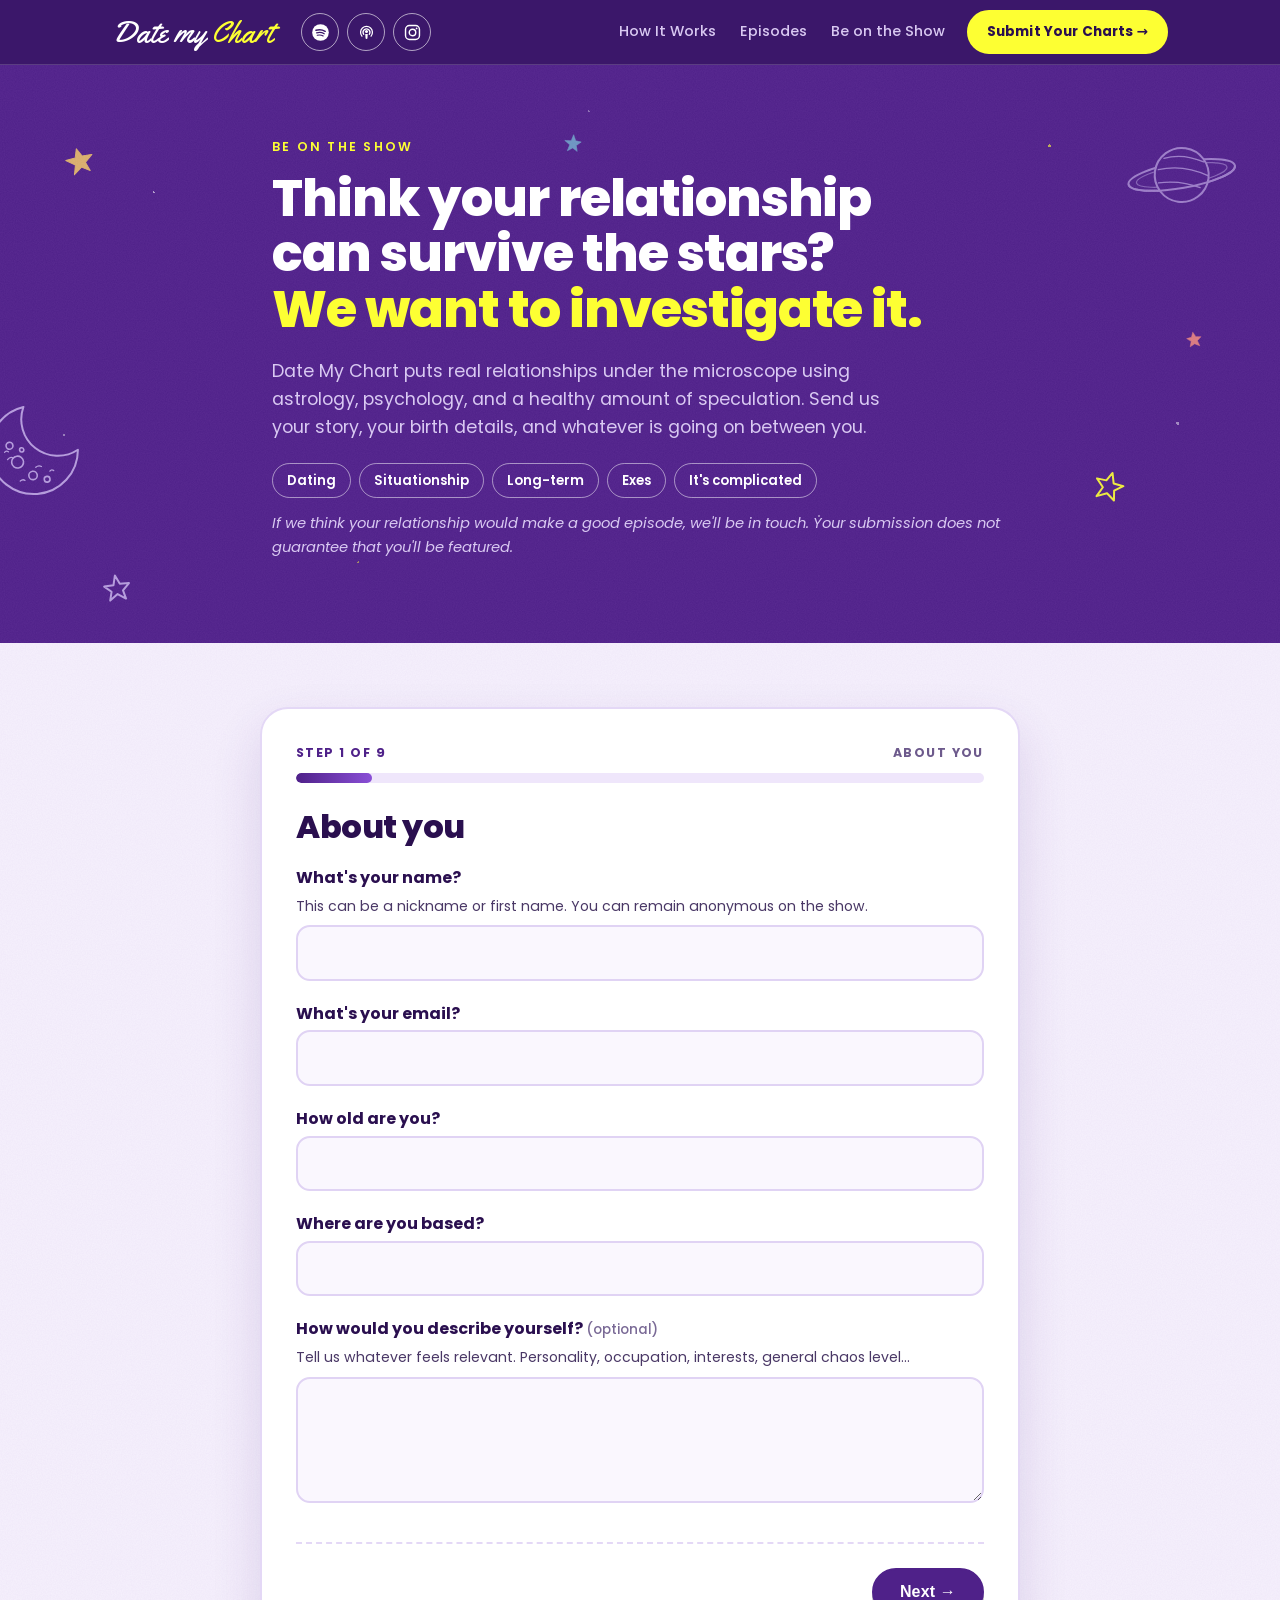
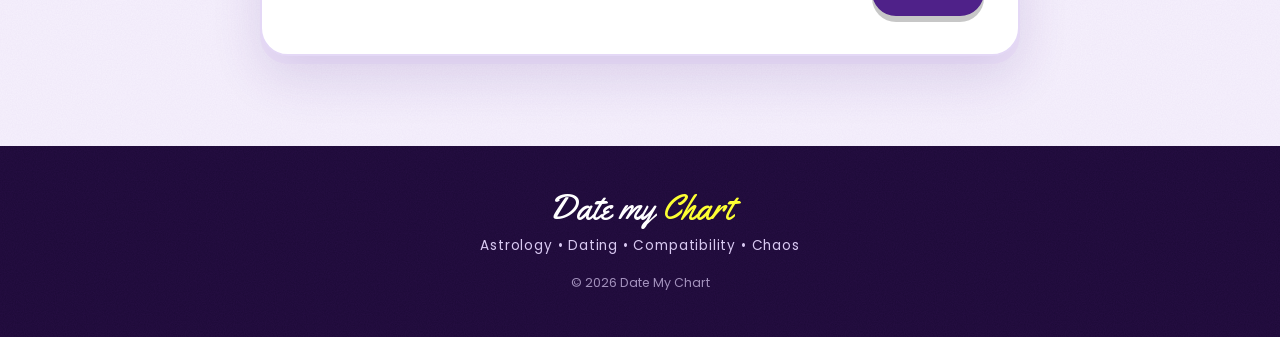
<file: submit.html>
<!DOCTYPE html>
<html lang="en">
<head>
  <meta charset="utf-8">
  <meta name="viewport" content="width=device-width, initial-scale=1">
  <title>Submit Your Charts | Date My Chart</title>
  <meta name="description" content="Think your relationship can survive the stars? Submit your birth charts to Date My Chart and we might investigate it on the show.">
  <meta property="og:title" content="Submit Your Charts | Date My Chart">
  <meta property="og:description" content="Think your relationship can survive the stars? We want to investigate it.">
  <meta property="og:type" content="website">
  <meta property="og:image" content="https://datemychart.com/date-my-chart-logo.png">
  <meta name="theme-color" content="#4f2189">
  <link rel="icon" href="favicon.png">
  <link rel="preconnect" href="https://fonts.googleapis.com">
  <link rel="preconnect" href="https://fonts.gstatic.com" crossorigin>
  <link href="https://fonts.googleapis.com/css2?family=Poppins:wght@400;500;600;700;800&family=Yellowtail&display=swap" rel="stylesheet">
  <link rel="stylesheet" href="style.css">
</head>
<body>
<svg width="0" height="0" style="position:absolute" aria-hidden="true" focusable="false"><defs><symbol id="star-fill-0" viewBox="0 0 100 100"><path d="M47.3 7.0 L60.5 33.2 L91.4 34.4 L66.1 54.6 L75.8 82.6 L51.1 66.7 L24.7 85.5 L34.1 56.2 L7.5 36.2 L37.9 34.8 Z" fill="currentColor" stroke="currentColor" stroke-width="3" stroke-linejoin="round"/></symbol><symbol id="star-fill-1" viewBox="0 0 100 100"><path d="M53.2 3.6 L63.7 34.3 L90.9 40.0 L66.3 57.7 L70.9 86.8 L48.1 69.6 L21.6 83.9 L33.7 53.9 L8.8 32.0 L41.1 34.3 Z" fill="currentColor" stroke="currentColor" stroke-width="3" stroke-linejoin="round"/></symbol><symbol id="star-fill-2" viewBox="0 0 100 100"><path d="M43.2 6.8 L59.9 32.0 L88.5 31.5 L68.7 53.9 L81.9 82.0 L53.6 71.2 L28.8 88.0 L34.6 57.5 L9.1 42.2 L35.9 35.3 Z" fill="currentColor" stroke="currentColor" stroke-width="3" stroke-linejoin="round"/></symbol><symbol id="star-line-0" viewBox="0 0 100 100"><path d="M50.9 4.4 L62.3 34.4 L92.6 37.6 L69.0 57.7 L74.1 86.7 L49.1 67.0 L21.1 84.1 L30.5 56.0 L9.3 34.6 L40.5 36.0 Z" fill="none" stroke="currentColor" stroke-width="2" stroke-linejoin="round" stroke-linecap="round" vector-effect="non-scaling-stroke"/></symbol><symbol id="star-line-1" viewBox="0 0 100 100"><path d="M56.1 7.9 L62.5 38.4 L91.8 43.3 L66.1 59.2 L68.6 87.8 L46.1 68.8 L16.4 80.6 L32.2 52.6 L12.3 28.5 L40.3 31.4 Z" fill="none" stroke="currentColor" stroke-width="2" stroke-linejoin="round" stroke-linecap="round" vector-effect="non-scaling-stroke"/></symbol><symbol id="star-line-2" viewBox="0 0 100 100"><path d="M45.4 7.7 L59.2 34.7 L90.5 31.9 L66.4 53.7 L78.3 82.9 L51.5 70.9 L26.9 87.6 L32.1 58.4 L5.7 38.7 L36.8 34.1 Z" fill="none" stroke="currentColor" stroke-width="2" stroke-linejoin="round" stroke-linecap="round" vector-effect="non-scaling-stroke"/></symbol><symbol id="moon" viewBox="0 0 100 100"><path d="M44 6 A46 46 0 1 0 94 58 A38 38 0 0 1 44 6 Z" fill="none" stroke="currentColor" stroke-width="2" stroke-linejoin="round" vector-effect="non-scaling-stroke"/><circle cx="30" cy="62" r="6.2" fill="none" stroke="currentColor" stroke-width="1.6" vector-effect="non-scaling-stroke"/><circle cx="44" cy="78" r="4.4" fill="none" stroke="currentColor" stroke-width="1.6" vector-effect="non-scaling-stroke"/><circle cx="24" cy="44" r="3.6" fill="none" stroke="currentColor" stroke-width="1.6" vector-effect="non-scaling-stroke"/><circle cx="58" cy="84" r="3" fill="none" stroke="currentColor" stroke-width="1.6" vector-effect="non-scaling-stroke"/><circle cx="36" cy="50" r="2.2" fill="none" stroke="currentColor" stroke-width="1.6" vector-effect="non-scaling-stroke"/><path d="M20 58 q3 -3 6 -1 M48 70 q3 -2 6 0 M30 82 q3 -2 5 0 M62 76 q2 -2 4 0 M18 50 q2 -2 4 0" fill="none" stroke="currentColor" stroke-width="1.3" stroke-linecap="round" vector-effect="non-scaling-stroke"/></symbol><symbol id="planet-ring" viewBox="0 0 120 100"><defs><clipPath id="cp-out"><path clip-rule="evenodd" d="M0 0H120V100H0Z M60 52m-27 0a27 27 0 1 0 54 0a27 27 0 1 0 -54 0Z"/></clipPath></defs>
<circle cx="60" cy="52" r="27" fill="none" stroke="currentColor" stroke-width="2" vector-effect="non-scaling-stroke"/>
<path d="M40 38 q18 -8 40 -2 M36 50 q24 -9 50 -1 M38 63 q22 -6 42 -1" fill="none" stroke="currentColor" stroke-width="1.3" stroke-linecap="round" vector-effect="non-scaling-stroke"/>
<g transform="rotate(-18 60 52)"><ellipse cx="60" cy="52" rx="54" ry="13" fill="none" stroke="currentColor" stroke-width="2" clip-path="url(#cp-out)" vector-effect="non-scaling-stroke"/><path d="M6 52 A54 13 0 0 0 114 52" fill="none" stroke="currentColor" stroke-width="2" vector-effect="non-scaling-stroke"/><ellipse cx="60" cy="52" rx="46" ry="9.5" fill="none" stroke="currentColor" stroke-width="1.2" opacity=".7" clip-path="url(#cp-out)" vector-effect="non-scaling-stroke"/></g></symbol><symbol id="planet-wavy" viewBox="0 0 100 100"><circle cx="50" cy="50" r="38" fill="none" stroke="currentColor" stroke-width="2" vector-effect="non-scaling-stroke"/><path d="M16 38 q9 -6 17 0 t17 0 t17 0 t16 0 M13 52 q9 -6 17 0 t17 0 t17 0 t20 0 M18 66 q9 -6 17 0 t17 0 t17 0 t14 0" fill="none" stroke="currentColor" stroke-width="1.4" stroke-linecap="round" vector-effect="non-scaling-stroke"/></symbol><symbol id="planet-dot" viewBox="0 0 100 100"><circle cx="50" cy="50" r="40" fill="none" stroke="currentColor" stroke-width="2" vector-effect="non-scaling-stroke"/><circle cx="36" cy="40" r="7" fill="currentColor" opacity=".55"/><circle cx="62" cy="58" r="9" fill="currentColor" opacity=".55"/><circle cx="44" cy="68" r="4" fill="currentColor" opacity=".55"/></symbol><symbol id="squiggle" viewBox="0 0 120 14"><path d="M3 8 q8 -9 15 0 t15 0 t15 0 t15 0 t15 0 t15 0 t15 0 t10 0" fill="none" stroke="currentColor" stroke-width="3" stroke-linecap="round" vector-effect="non-scaling-stroke"/></symbol><symbol id="orbit" viewBox="0 0 200 60"><path d="M4 50 C50 4 150 4 196 50" fill="none" stroke="currentColor" stroke-width="1.6" stroke-dasharray="2 7" stroke-linecap="round" vector-effect="non-scaling-stroke"/></symbol></defs></svg>

<header class="nav">
  <div class="wrap nav-inner">
    <a href="index.html" class="nav-logo" aria-label="Date My Chart home"><span class="w">Date my</span> <span class="y">Chart</span></a>
    <div class="nav-bubbles" aria-label="Listen and follow">
      <a class="bubble" href="https://open.spotify.com/show/6x2h3xbLQm9ey6ynYnMq6W?si=3b505999da9346b8" target="_blank" rel="noopener" aria-label="Listen on Spotify" title="Spotify"><svg viewBox="0 0 24 24" aria-hidden="true"><circle cx="12" cy="12" r="10.5" fill="currentColor"/><path class="cut" d="M6.3 9.2c3.8-1.1 8.2-.7 11.6 1.3" stroke-width="1.9"/><path class="cut" d="M7.1 12.5c3.2-.9 6.8-.6 9.6 1.1" stroke-width="1.6"/><path class="cut" d="M7.9 15.5c2.6-.7 5.3-.4 7.5.9" stroke-width="1.4"/></svg></a>
      <a class="bubble" href="https://podcasts.apple.com/us/podcast/date-my-chart-dating-astrology-podcast/id1741980334" target="_blank" rel="noopener" aria-label="Listen on Apple Podcasts" title="Apple Podcasts"><svg viewBox="0 0 24 24" aria-hidden="true"><path d="M8.5 14.3a4.3 4.3 0 1 1 7 0" fill="none" stroke="currentColor" stroke-width="1.6" stroke-linecap="round"/><path d="M6.2 16.6a7.5 7.5 0 1 1 11.6 0" fill="none" stroke="currentColor" stroke-width="1.6" stroke-linecap="round"/><circle cx="12" cy="10.6" r="1.9" fill="currentColor"/><path d="M10.4 13.8h3.2l-.4 5.3a1.2 1.2 0 0 1-2.4 0z" fill="currentColor"/></svg></a>
      <a class="bubble" href="https://instagram.com/datemychart" target="_blank" rel="noopener" aria-label="Follow on Instagram" title="Instagram"><svg viewBox="0 0 24 24" aria-hidden="true"><rect x="3.2" y="3.2" width="17.6" height="17.6" rx="5" fill="none" stroke="currentColor" stroke-width="1.8"/><circle cx="12" cy="12" r="4.1" fill="none" stroke="currentColor" stroke-width="1.8"/><circle cx="17.2" cy="6.8" r="1.15" fill="currentColor"/></svg></a>
    </div>
    <nav class="nav-links" id="navLinks" aria-label="Main">
      <a href="index.html#how">How It Works</a>
      <a href="index.html#episodes">Episodes</a>
      <a href="index.html#submit">Be on the Show</a>
      <div class="menu-icons">
      <a class="bubble" href="https://open.spotify.com/show/6x2h3xbLQm9ey6ynYnMq6W?si=3b505999da9346b8" target="_blank" rel="noopener" aria-label="Listen on Spotify" title="Spotify"><svg viewBox="0 0 24 24" aria-hidden="true"><circle cx="12" cy="12" r="10.5" fill="currentColor"/><path class="cut" d="M6.3 9.2c3.8-1.1 8.2-.7 11.6 1.3" stroke-width="1.9"/><path class="cut" d="M7.1 12.5c3.2-.9 6.8-.6 9.6 1.1" stroke-width="1.6"/><path class="cut" d="M7.9 15.5c2.6-.7 5.3-.4 7.5.9" stroke-width="1.4"/></svg></a>
      <a class="bubble" href="https://podcasts.apple.com/us/podcast/date-my-chart-dating-astrology-podcast/id1741980334" target="_blank" rel="noopener" aria-label="Listen on Apple Podcasts" title="Apple Podcasts"><svg viewBox="0 0 24 24" aria-hidden="true"><path d="M8.5 14.3a4.3 4.3 0 1 1 7 0" fill="none" stroke="currentColor" stroke-width="1.6" stroke-linecap="round"/><path d="M6.2 16.6a7.5 7.5 0 1 1 11.6 0" fill="none" stroke="currentColor" stroke-width="1.6" stroke-linecap="round"/><circle cx="12" cy="10.6" r="1.9" fill="currentColor"/><path d="M10.4 13.8h3.2l-.4 5.3a1.2 1.2 0 0 1-2.4 0z" fill="currentColor"/></svg></a>
      <a class="bubble" href="https://instagram.com/datemychart" target="_blank" rel="noopener" aria-label="Follow on Instagram" title="Instagram"><svg viewBox="0 0 24 24" aria-hidden="true"><rect x="3.2" y="3.2" width="17.6" height="17.6" rx="5" fill="none" stroke="currentColor" stroke-width="1.8"/><circle cx="12" cy="12" r="4.1" fill="none" stroke="currentColor" stroke-width="1.8"/><circle cx="17.2" cy="6.8" r="1.15" fill="currentColor"/></svg></a>
      </div>
    </nav>
    <a class="btn btn-sm nav-cta" href="#form">Submit Your Charts →</a>
    <button class="burger" id="burger" aria-label="Menu" aria-expanded="false" aria-controls="navLinks"><span></span><span></span><span></span></button>
  </div>
</header>

<main id="top">
<section class="hero stars submit-hero">
  <div class="decor" aria-hidden="true"><svg class="deco hm" style="left:-1%;top:58%;width:96px;height:96px;color:#cdb8f0;opacity:0.8;transform:rotate(-8deg)" viewBox="0 0 100 100" aria-hidden="true"><use href="#moon"/></svg><svg class="deco hm" style="left:5%;top:14%;width:32px;height:32px;color:#e0b46b;opacity:0.95;transform:rotate(-12deg)" viewBox="0 0 100 100" aria-hidden="true"><use href="#star-fill-0"/></svg><svg class="deco hm" style="right:3%;top:10%;width:120px;height:100px;color:#cdb8f0;opacity:0.6;transform:rotate(8deg)" viewBox="0 0 120 100" aria-hidden="true"><use href="#planet-ring"/></svg><svg class="deco hm" style="right:12%;top:70%;width:34px;height:34px;color:#fdff33;opacity:0.9;transform:rotate(6deg)" viewBox="0 0 100 100" aria-hidden="true"><use href="#star-line-1"/></svg><svg class="deco hm" style="left:44%;top:12%;width:20px;height:20px;color:#6fa0c8;opacity:0.9;transform:rotate(0deg)" viewBox="0 0 100 100" aria-hidden="true"><use href="#star-fill-1"/></svg><svg class="deco " style="right:6%;top:46%;width:18px;height:18px;color:#e8837f;opacity:0.9;transform:rotate(0deg)" viewBox="0 0 100 100" aria-hidden="true"><use href="#star-fill-2"/></svg><svg class="deco hm" style="left:8%;top:88%;width:30px;height:30px;color:#cdb8f0;opacity:0.8;transform:rotate(-10deg)" viewBox="0 0 100 100" aria-hidden="true"><use href="#star-line-0"/></svg></div>
  <div class="wrap submit-intro">
    <p class="eyebrow">Be on the show</p>
    <h1>Think your relationship can survive the stars? <span class="y">We want to investigate it.</span></h1>
    <p class="lead">Date My Chart puts real relationships under the microscope using astrology, psychology, and a healthy amount of speculation. Send us your story, your birth details, and whatever is going on between you.</p>
    <p class="chips"><span>Dating</span><span>Situationship</span><span>Long-term</span><span>Exes</span><span>It's complicated</span></p>
    <p class="small-line">If we think your relationship would make a good episode, we'll be in touch. Your submission does not guarantee that you'll be featured.</p>
  </div>
</section>

<section class="section tint form-section" id="form">
  <div class="wrap">
    <div class="form-card">
      <div class="progress" id="progress" aria-live="polite">
        <div class="progress-top"><span id="stepLabel">Step 1 of 9</span><span id="stepTitle" class="progress-title"></span></div>
        <div class="bar"><div class="bar-fill" id="barFill"></div></div>
      </div>
      <form id="dmc-form" action="https://formspree.io/f/mwlvlayr" method="post">
        <input type="hidden" name="_subject" value="New Date My Chart submission">
        <input type="hidden" name="_form" value="Date My Chart submission form">
        <input class="hp" type="text" name="_gotcha" tabindex="-1" autocomplete="off" aria-hidden="true">
<section class="step" data-title="About you" aria-labelledby="st1"><h2 class="step-title" id="st1">About you</h2>
<div class="field"><label for="f1">What&#x27;s your name?</label><p class="hint">This can be a nickname or first name. You can remain anonymous on the show.</p><input id="f1" name="Your name" type="text" required autocomplete="given-name"></div>
<div class="field"><label for="f2">What&#x27;s your email?</label><input id="f2" name="email" type="email" required autocomplete="email"></div>
<div class="field"><label for="f3">How old are you?</label><input id="f3" name="Your age" type="number" min="0" inputmode="numeric" autocomplete="off"></div>
<div class="field"><label for="f4">Where are you based?</label><input id="f4" name="Where you are based" type="text" autocomplete="address-level2"></div>
<div class="field"><label for="f5">How would you describe yourself? <span class="opt">(optional)</span></label><p class="hint">Tell us whatever feels relevant. Personality, occupation, interests, general chaos level...</p><textarea id="f5" name="How you describe yourself" rows="4"></textarea></div>
</section>
<section class="step" data-title="The other person" aria-labelledby="st2"><h2 class="step-title" id="st2">The other person</h2>
<div class="field"><label for="f6">What&#x27;s their name?</label><p class="hint">Nickname is totally fine.</p><input id="f6" name="Their name" type="text"></div>
<div class="field"><label for="f7">How old are they?</label><input id="f7" name="Their age" type="number" min="0" inputmode="numeric"></div>
<div class="field"><label for="f8">Where are they based?</label><input id="f8" name="Where they are based" type="text"></div>
<div class="field"><label for="f9">How would you describe them? <span class="opt">(optional)</span></label><textarea id="f9" name="How you describe them" rows="4"></textarea></div>
</section>
<section class="step" data-title="Your birth charts" aria-labelledby="st3"><h2 class="step-title" id="st3">Your birth charts</h2>
<p class="note">Please be as complete as you can. If you don't know an exact birth time, tell us what you know.</p>
<div class="field"><label for="f10">Your date of birth</label><input id="f10" name="Your date of birth" type="date" required></div>
<div class="field"><label for="f11">Your exact time of birth</label><input id="f11" name="Your time of birth" type="time"></div>
<div class="field"><label for="f12">Your place of birth</label><p class="hint">City + country</p><input id="f12" name="Your place of birth" type="text" required></div>
<div class="field"><label for="f13">Their date of birth</label><input id="f13" name="Their date of birth" type="date" required></div>
<div class="field"><label for="f14">Their exact time of birth</label><input id="f14" name="Their time of birth" type="time"></div>
<div class="field"><label for="f15">Their place of birth</label><p class="hint">City + country</p><input id="f15" name="Their place of birth" type="text" required></div>
<fieldset class="field group"><legend>Do you know both of your exact birth times?</legend><div class="choices"><label class="choice"><input type="radio" name="Know exact birth times" value="Yes, both of us know our exact birth times"><span>Yes, both of us know our exact birth times</span></label><label class="choice"><input type="radio" name="Know exact birth times" value="I know mine, but they don&#x27;t"><span>I know mine, but they don&#x27;t</span></label><label class="choice"><input type="radio" name="Know exact birth times" value="They know theirs, but I don&#x27;t"><span>They know theirs, but I don&#x27;t</span></label><label class="choice"><input type="radio" name="Know exact birth times" value="Neither of us knows our exact time"><span>Neither of us knows our exact time</span></label><label class="choice"><input type="radio" name="Know exact birth times" value="We&#x27;re not sure"><span>We&#x27;re not sure</span></label></div></fieldset>
<fieldset class="field group"><legend>Do you already have your birth charts?</legend><div class="choices"><label class="choice"><input type="radio" name="Already have charts" value="Yes, I&#x27;ll share a link"><span>Yes, I&#x27;ll share a link</span></label><label class="choice"><input type="radio" name="Already have charts" value="No, you&#x27;ll need to generate them from our birth information"><span>No, you&#x27;ll need to generate them from our birth information</span></label></div></fieldset>
<div class="field"><label for="f16">Link to your birth charts <span class="opt">(optional)</span></label><p class="hint">Paste a link (Google Drive, Dropbox, Astro-Seek, etc.). Optional if you&#x27;ve provided complete birth information above.</p><input id="f16" name="Birth chart link" type="url" placeholder="https://"></div>
</section>
<section class="step" data-title="The relationship" aria-labelledby="st4"><h2 class="step-title" id="st4">The relationship</h2>
<fieldset class="field group"><legend>What&#x27;s your relationship status?</legend><div class="choices"><label class="choice"><input type="radio" name="Relationship status" value="We&#x27;re dating" required><span>We&#x27;re dating</span></label><label class="choice"><input type="radio" name="Relationship status" value="We&#x27;re exclusive" required><span>We&#x27;re exclusive</span></label><label class="choice"><input type="radio" name="Relationship status" value="We&#x27;re in a relationship" required><span>We&#x27;re in a relationship</span></label><label class="choice"><input type="radio" name="Relationship status" value="We&#x27;re married" required><span>We&#x27;re married</span></label><label class="choice"><input type="radio" name="Relationship status" value="We&#x27;re talking / getting to know each other" required><span>We&#x27;re talking / getting to know each other</span></label><label class="choice"><input type="radio" name="Relationship status" value="It&#x27;s a situationship" required><span>It&#x27;s a situationship</span></label><label class="choice"><input type="radio" name="Relationship status" value="We&#x27;re friends with benefits" required><span>We&#x27;re friends with benefits</span></label><label class="choice"><input type="radio" name="Relationship status" value="We&#x27;re exes" required><span>We&#x27;re exes</span></label><label class="choice"><input type="radio" name="Relationship status" value="We&#x27;re broken up but still involved" required><span>We&#x27;re broken up but still involved</span></label><label class="choice"><input type="radio" name="Relationship status" value="It&#x27;s complicated" required><span>It&#x27;s complicated</span></label><label class="choice"><input type="radio" name="Relationship status" value="Other" required><span>Other</span></label></div></fieldset>
<div class="field"><label for="f17">How long have you known each other?</label><input id="f17" name="How long known each other" type="text"></div>
<div class="field"><label for="f18">How long have you been romantically involved?</label><input id="f18" name="How long romantically involved" type="text"></div>
<div class="field"><label for="f19">How did you meet?</label><textarea id="f19" name="How you met" rows="4"></textarea></div>
<div class="field"><label for="f20">What&#x27;s happening between you right now?</label><p class="hint">Tell us the story. This is probably the most important question on the entire form.</p><textarea id="f20" name="What is happening right now" rows="4" required></textarea></div>
<div class="field"><label for="f21">Why did you decide to submit your relationship to Date My Chart?</label><textarea id="f21" name="Why you submitted" rows="4"></textarea></div>
<fieldset class="field group"><legend>What do you want us to investigate?</legend><div class="choices"><label class="choice"><input type="checkbox" name="Want us to investigate" value="Are we actually compatible?"><span>Are we actually compatible?</span></label><label class="choice"><input type="checkbox" name="Want us to investigate" value="Why is the chemistry so intense?"><span>Why is the chemistry so intense?</span></label><label class="choice"><input type="checkbox" name="Want us to investigate" value="Why do we keep fighting?"><span>Why do we keep fighting?</span></label><label class="choice"><input type="checkbox" name="Want us to investigate" value="Why can&#x27;t we communicate?"><span>Why can&#x27;t we communicate?</span></label><label class="choice"><input type="checkbox" name="Want us to investigate" value="Is this relationship going anywhere?"><span>Is this relationship going anywhere?</span></label><label class="choice"><input type="checkbox" name="Want us to investigate" value="Are we better as friends?"><span>Are we better as friends?</span></label><label class="choice"><input type="checkbox" name="Want us to investigate" value="Is this a red-flag situation?"><span>Is this a red-flag situation?</span></label><label class="choice"><input type="checkbox" name="Want us to investigate" value="Why can&#x27;t I stop thinking about them?"><span>Why can&#x27;t I stop thinking about them?</span></label><label class="choice"><input type="checkbox" name="Want us to investigate" value="Are we likely to last?"><span>Are we likely to last?</span></label><label class="choice"><input type="checkbox" name="Want us to investigate" value="Should we get back together?"><span>Should we get back together?</span></label><label class="choice"><input type="checkbox" name="Want us to investigate" value="Is this relationship worth pursuing?"><span>Is this relationship worth pursuing?</span></label><label class="choice"><input type="checkbox" name="Want us to investigate" value="Something else"><span>Something else</span></label></div></fieldset>
<div class="field"><label for="f22">If we could answer ONE question about your relationship, what would you want to know?</label><textarea id="f22" name="The one question" rows="4"></textarea></div>
</section>
<section class="step" data-title="Give us the tea 👀" aria-labelledby="st5"><h2 class="step-title" id="st5">Give us the tea 👀</h2>
<div class="field"><label for="f23">What&#x27;s your biggest green flag about this person?</label><textarea id="f23" name="Biggest green flag about them" rows="4"></textarea></div>
<div class="field"><label for="f24">What&#x27;s your biggest red flag?</label><textarea id="f24" name="Biggest red flag" rows="4"></textarea></div>
<div class="field"><label for="f25">What&#x27;s their biggest green flag about you?</label><textarea id="f25" name="Their biggest green flag about you" rows="4"></textarea></div>
<div class="field"><label for="f26">What&#x27;s their biggest red flag about you?</label><textarea id="f26" name="Their biggest red flag about you" rows="4"></textarea></div>
<div class="field"><label for="f27">What&#x27;s the thing you 2 disagree about the most?</label><textarea id="f27" name="Biggest disagreement" rows="4"></textarea></div>
<div class="field"><label for="f28">What&#x27;s the strongest thing pulling you toward each other?</label><textarea id="f28" name="Strongest pull" rows="4"></textarea></div>
<div class="field"><label for="f29">What&#x27;s the thing that makes you wonder if this could actually work?</label><textarea id="f29" name="What makes you wonder if it could work" rows="4"></textarea></div>
<div class="field"><label for="f30">Be honest: what&#x27;s the messiest thing that&#x27;s happened between you?</label><p class="hint">We promise not to judge. That&#x27;s literally our job.</p><textarea id="f30" name="Messiest thing" rows="4"></textarea></div>
</section>
<section class="step" data-title="The astrology" aria-labelledby="st6"><h2 class="step-title" id="st6">The astrology</h2>
<div class="field"><label for="f31">Do either of you know your Big 3? <span class="opt">(optional)</span></label><p class="hint">Sun, Moon and Rising.</p><input id="f31" name="Big 3" type="text"></div>
<div class="field"><label for="f32">Do you already know anything about your compatibility astrologically?</label><textarea id="f32" name="What you know about compatibility" rows="4"></textarea></div>
<div class="field"><label for="f33">What does each of you think your biggest compatibility strength is?</label><textarea id="f33" name="Biggest compatibility strength" rows="4"></textarea></div>
<div class="field"><label for="f34">What does each of you think your biggest compatibility problem is?</label><textarea id="f34" name="Biggest compatibility problem" rows="4"></textarea></div>
<fieldset class="field group" id="q-read"><legend>Have you ever had your charts read together before?</legend><div class="choices"><label class="choice"><input type="radio" name="Charts read together before" value="Yes"><span>Yes</span></label><label class="choice"><input type="radio" name="Charts read together before" value="No"><span>No</span></label><label class="choice"><input type="radio" name="Charts read together before" value="Sort of / casually"><span>Sort of / casually</span></label></div></fieldset>
<div id="q-told" hidden><div class="field"><label for="f35">What did they tell you?</label><textarea id="f35" name="What the reading said" rows="4"></textarea></div></div>
</section>
<section class="step" data-title="Would you come on the show?" aria-labelledby="st7"><h2 class="step-title" id="st7">Would you come on the show?</h2>
<p class="note">Totally fine if you'd rather stay behind the scenes. We just need to know.</p>
<fieldset class="field group"><legend>If selected, would you be willing to participate in a recorded episode?</legend><div class="choices"><label class="choice"><input type="radio" name="Willing to record" value="Yes, absolutely" required><span>Yes, absolutely</span></label><label class="choice"><input type="radio" name="Willing to record" value="Yes, but I&#x27;d prefer to remain anonymous" required><span>Yes, but I&#x27;d prefer to remain anonymous</span></label><label class="choice"><input type="radio" name="Willing to record" value="Maybe, I&#x27;d like more information first" required><span>Maybe, I&#x27;d like more information first</span></label><label class="choice"><input type="radio" name="Willing to record" value="No, I&#x27;d prefer you use our charts/story without us appearing" required><span>No, I&#x27;d prefer you use our charts/story without us appearing</span></label></div></fieldset>
<fieldset class="field group"><legend>Would you participate together?</legend><div class="choices"><label class="choice"><input type="radio" name="Participate together" value="Yes, we&#x27;d both join"><span>Yes, we&#x27;d both join</span></label><label class="choice"><input type="radio" name="Participate together" value="I&#x27;d prefer to participate alone"><span>I&#x27;d prefer to participate alone</span></label><label class="choice"><input type="radio" name="Participate together" value="We&#x27;d rather submit anonymously"><span>We&#x27;d rather submit anonymously</span></label></div></fieldset>
<fieldset class="field group"><legend>Are you comfortable discussing your relationship publicly?</legend><div class="choices"><label class="choice"><input type="radio" name="Comfortable discussing publicly" value="Yes"><span>Yes</span></label><label class="choice"><input type="radio" name="Comfortable discussing publicly" value="Yes, but there are certain things I&#x27;d want to keep private"><span>Yes, but there are certain things I&#x27;d want to keep private</span></label><label class="choice"><input type="radio" name="Comfortable discussing publicly" value="I&#x27;d prefer to remain anonymous"><span>I&#x27;d prefer to remain anonymous</span></label></div></fieldset>
<div class="field"><label for="f36">Is there anything we should NOT discuss on the show?</label><textarea id="f36" name="Off limits topics" rows="4"></textarea></div>
</section>
<section class="step" data-title="The final question" aria-labelledby="st8"><h2 class="step-title" id="st8">The final question</h2>
<div class="field"><label for="f37">Why should we choose your relationship?</label><p class="hint">Convince us. Give us the drama, the chemistry, the mystery, the chaos. Why does your relationship deserve an investigation?</p><textarea id="f37" name="Why choose your relationship" rows="4" required></textarea></div>
</section>
<section class="step" data-title="Consent" aria-labelledby="st9"><h2 class="step-title" id="st9">Consent</h2>
<p class="note">Almost there. Two quick confirmations and you're done.</p>
<div class="field group"><p class="legend-like">If selected, are you comfortable with Date My Chart discussing your relationship, birth chart information, and submission responses as part of the podcast?</p><div class="choices"><label class="choice consent"><input id="f38" type="checkbox" name="Consent to discuss on the podcast" value="Yes" required><span>Yes, I understand and agree.</span></label></div></div>
<div class="field group"><p class="legend-like">Can we contact you if we'd like to feature your submission?</p><div class="choices"><label class="choice consent"><input id="f39" type="checkbox" name="Consent to be contacted" value="Yes" required><span>Yes.</span></label></div></div>
<div class="field"><label for="f40">Anything else we should know? <span class="opt">(optional)</span></label><textarea id="f40" name="Anything else" rows="4"></textarea></div>
</section>

        <p class="form-error" id="formError" role="alert" hidden>Something went wrong sending that. Please try again in a moment.</p>
        <div class="form-nav">
          <button type="button" class="btn btn-ghost" id="backBtn" hidden>← Back</button>
          <button type="button" class="btn" id="nextBtn">Next →</button>
          <button type="submit" class="btn" id="submitBtn" hidden>Submit My Charts →</button>
        </div>
      </form>
      <div class="success" id="success" hidden tabindex="-1">
        <svg class="deco-static" viewBox="0 0 100 100" aria-hidden="true"><use href="#star-fill-0"/></svg>
        <h2>Your charts are in.</h2>
        <p>Thank you for putting your relationship to the test. We read every submission, and if we think yours would make a good episode, we'll be in touch.</p>
        <p class="small-line">Your chart has the receipts. We just have to read them.</p>
        <a class="btn" href="index.html">Back to Date My Chart</a>
      </div>
    </div>
  </div>
</section>
</main>

<footer class="footer">
  
  <div class="wrap center">
    <p class="foot-logo"><span class="w">Date my</span> <span class="y">Chart</span></p>
    <p class="tags">Astrology • Dating • Compatibility • Chaos</p>
    <p class="copy">© <span id="yr">2026</span> Date My Chart</p>
  </div>
</footer>
<script>
  document.getElementById('yr').textContent = new Date().getFullYear();
  var b = document.getElementById('burger'), n = document.getElementById('navLinks');
  b.addEventListener('click', function () {
    var open = n.classList.toggle('open');
    b.setAttribute('aria-expanded', open);
  });
  n.addEventListener('click', function (e) {
    if (e.target.tagName === 'A') { n.classList.remove('open'); b.setAttribute('aria-expanded', 'false'); }
  });
</script>
<script src="form.js"></script>
</body>
</html>
</file>
<file: style.css>
:root{
  --purple:#4f2189;
  --purple-deep:#3a1768;
  --purple-dark:#2a0f4f;
  --purple-soft:#6a3aa8;
  --yellow:#fdff33;
  --white:#fff;
  --muted:#d9c9f2;
  --card:rgba(255,255,255,.07);
  --line:rgba(255,255,255,.16);
  --radius:20px;
}
*{box-sizing:border-box;margin:0;padding:0}
html{scroll-behavior:smooth;scroll-padding-top:76px}
body{
  font-family:'Poppins',system-ui,-apple-system,Segoe UI,Roboto,sans-serif;
  background:var(--purple);color:var(--white);line-height:1.6;
  -webkit-font-smoothing:antialiased;overflow-x:hidden;
}
img{max-width:100%;display:block}
a{color:inherit}
.wrap{width:100%;max-width:1100px;margin:0 auto;padding:0 22px}
.center{text-align:center}
.y{color:var(--yellow)}
.w{color:var(--white)}

/* script wordmark font */
.nav-logo,.wordmark,.foot-logo{font-family:'Yellowtail',cursive;font-weight:400}

/* NAV */
.nav{position:sticky;top:0;z-index:50;background:rgba(58,23,104,.92);backdrop-filter:blur(10px);border-bottom:1px solid var(--line)}
.nav-inner{display:flex;align-items:center;gap:22px;height:64px}
.nav-logo{font-size:1.9rem;text-decoration:none;line-height:1;white-space:nowrap}
.nav-links{display:flex;gap:24px}
.nav-links a{text-decoration:none;font-size:.9rem;font-weight:500;color:var(--muted);transition:color .2s}
.nav-links a:hover{color:var(--yellow)}
.burger{display:none;background:none;border:0;width:40px;height:40px;cursor:pointer;flex-direction:column;justify-content:center;gap:5px;align-items:center}
.burger span{display:block;width:22px;height:2px;background:var(--white);border-radius:2px}

/* BUTTONS */
.btn{
  display:inline-block;background:var(--yellow);color:var(--purple-dark);
  font-weight:700;text-decoration:none;padding:14px 28px;border-radius:999px;
  border:2px solid var(--yellow);font-size:1rem;letter-spacing:.01em;
  transition:transform .15s ease, box-shadow .15s ease, background .15s;
  box-shadow:0 6px 0 rgba(0,0,0,.22);
}
.btn:hover{transform:translateY(-2px);box-shadow:0 8px 0 rgba(0,0,0,.22)}
.btn:active{transform:translateY(3px);box-shadow:0 2px 0 rgba(0,0,0,.22)}
.btn-ghost{background:transparent;color:var(--white);border-color:var(--white);box-shadow:none}
.btn-ghost:hover{background:var(--white);color:var(--purple-dark);box-shadow:none}
.btn-sm{padding:9px 18px;font-size:.85rem;box-shadow:none;white-space:nowrap}
.btn-sm:hover{box-shadow:none}
.btn-xl{font-size:1.15rem;padding:18px 38px}
.btn-row{display:flex;flex-wrap:wrap;gap:14px;margin:28px 0 22px}
.center-row{justify-content:center}
:focus-visible{outline:3px solid var(--yellow);outline-offset:3px}

/* TYPE */
.eyebrow{
  text-transform:uppercase;letter-spacing:.18em;font-size:.78rem;font-weight:600;
  color:var(--yellow);margin-bottom:14px;
}
h1{font-size:clamp(2.1rem,5.4vw,3.8rem);line-height:1.08;font-weight:800;letter-spacing:-.02em}
h2{font-size:clamp(1.8rem,4.2vw,2.9rem);line-height:1.12;font-weight:800;letter-spacing:-.015em;margin-bottom:14px}
h3{font-size:1.15rem;font-weight:700;line-height:1.3}
.lead{font-size:1.1rem;color:var(--muted);max-width:560px;margin-top:20px}
.center .lead{margin-left:auto;margin-right:auto}
.sub{font-size:1.05rem;color:var(--muted);max-width:680px;margin-bottom:34px}
.center .sub{margin-left:auto;margin-right:auto}
.small-line{font-size:.92rem;color:var(--muted);font-style:italic;margin-top:6px}
p+p{margin-top:14px}

/* SECTIONS + stars bg */
.section{padding:86px 0;position:relative}
.section.alt{background:var(--purple-deep)}
.stars{
  background-image:
    radial-gradient(2px 2px at 12% 22%,rgba(255,255,255,.55) 50%,transparent 51%),
    radial-gradient(3px 3px at 82% 14%,rgba(253,255,51,.6) 50%,transparent 51%),
    radial-gradient(2px 2px at 64% 78%,rgba(255,255,255,.4) 50%,transparent 51%),
    radial-gradient(2px 2px at 28% 86%,rgba(253,255,51,.45) 50%,transparent 51%),
    radial-gradient(3px 3px at 92% 62%,rgba(255,255,255,.45) 50%,transparent 51%),
    radial-gradient(2px 2px at 5% 64%,rgba(255,255,255,.4) 50%,transparent 51%),
    radial-gradient(2px 2px at 46% 8%,rgba(255,255,255,.35) 50%,transparent 51%);
}

/* HERO */
.hero{padding:70px 0 80px}
.hero-grid{display:grid;grid-template-columns:1.1fr .9fr;gap:48px;align-items:center}
.art{
  position:relative;border-radius:28px;overflow:hidden;aspect-ratio:1/1;
  box-shadow:0 30px 70px rgba(0,0,0,.4),0 0 0 6px rgba(253,255,51,.18);
  transform:rotate(2deg);max-width:460px;margin-left:auto;
}
.art img{width:100%;height:100%;object-fit:cover}
.art .wordmark{display:none}
.art.noimg{background:var(--purple);display:grid;place-items:center}
.art.noimg .wordmark{display:block;font-size:clamp(3.6rem,10vw,6rem);line-height:.95;text-align:center}
.art.noimg .wordmark span{display:block}

/* STEPS */
.steps{list-style:none;display:grid;grid-template-columns:repeat(4,1fr);gap:18px;margin-top:38px}
.steps li{
  background:var(--card);border:1px solid var(--line);border-radius:var(--radius);
  padding:26px 22px;position:relative;
}
.num{
  display:inline-grid;place-items:center;width:42px;height:42px;border-radius:50%;
  background:var(--yellow);color:var(--purple-dark);font-weight:800;margin-bottom:16px;
}
.steps h3{margin-bottom:8px}
.steps p{color:var(--muted);font-size:.95rem}

/* TOPICS */
.topics{display:grid;grid-template-columns:repeat(auto-fit,minmax(190px,1fr));gap:16px}
.topic{background:var(--card);border:1px solid var(--line);border-radius:var(--radius);padding:24px 20px}
.topic .emoji,.verdict .emoji,.judge .emoji{display:block;font-size:2rem;margin-bottom:10px}
.topic h3{margin-bottom:6px;color:var(--yellow)}
.topic p{color:var(--muted);font-size:.93rem}
.verdict-head{
  font-family:'Yellowtail',cursive;font-weight:400;font-size:clamp(2.2rem,5vw,3.2rem);
  color:var(--white);margin:64px 0 24px;text-align:center;
}
.verdicts{display:grid;grid-template-columns:repeat(3,1fr);gap:18px}
.verdict{border-radius:24px;padding:38px 26px;text-align:center;border:2px solid transparent}
.verdict .emoji{font-size:3.4rem;margin-bottom:12px}
.verdict h4{font-size:clamp(1.35rem,2.6vw,1.8rem);font-weight:800;text-transform:uppercase;letter-spacing:.02em;line-height:1.1;margin-bottom:12px}
.verdict p{font-size:.98rem}
.v1{background:#c0321f;background:linear-gradient(160deg,#ff5a36,#c0321f)}
.v2{background:#fdff33;color:var(--purple-dark)}
.v3{background:linear-gradient(160deg,#ffffff,#e6d8ff);color:var(--purple-dark)}

/* SUBMIT CTA */
.cta-big{background:var(--yellow);color:var(--purple-dark);text-align:center}
.cta-big .eyebrow{color:var(--purple)}
.cta-big h2{font-size:clamp(2.2rem,6vw,4rem);max-width:820px;margin-left:auto;margin-right:auto}
.cta-big .lead{color:var(--purple-dark);max-width:680px}
.cta-big .anon{font-weight:700;margin:20px 0 28px}
.cta-big .btn{background:var(--purple);border-color:var(--purple);color:var(--white)}
.cta-big .small-line{color:var(--purple-deep);margin-top:26px;max-width:560px;margin-left:auto;margin-right:auto}

/* JUDGES */
.judges{display:grid;grid-template-columns:repeat(4,1fr);gap:16px}
.judge{
  border:2px dashed rgba(253,255,51,.6);border-radius:var(--radius);
  padding:34px 16px;text-align:center;
}
.judge .emoji{font-size:2.4rem}

/* EPISODES */
.episodes{display:grid;grid-template-columns:repeat(auto-fit,minmax(300px,1fr));gap:26px;margin:38px 0 44px}
.episode{background:var(--card);border:1px solid var(--line);border-radius:var(--radius);padding:22px;display:flex;flex-direction:column;gap:12px}
.episode p{color:var(--muted);font-size:.93rem;margin:0}
.episode iframe{margin-top:auto;border:0}
.link{color:var(--yellow);font-weight:700;text-decoration:none}
.link:hover{text-decoration:underline}

/* ABOUT */
.about-grid{display:grid;grid-template-columns:.8fr 1.2fr;gap:56px;align-items:center}
.photo{
  aspect-ratio:6/7;border-radius:28px;overflow:hidden;position:relative;
  background:linear-gradient(160deg,var(--purple-soft),var(--purple-deep));
  box-shadow:0 24px 60px rgba(0,0,0,.35);transform:rotate(-2deg);
}
.photo img{width:100%;height:100%;object-fit:cover}
.photo .initial{display:none}
.photo.noimg{display:grid;place-items:center}
.photo.noimg .initial{display:block;font-family:'Yellowtail',cursive;font-size:9rem;color:var(--yellow)}
.about-grid p{color:var(--muted)}
.about-grid .punch{color:var(--yellow);font-weight:700;font-size:1.2rem;margin-bottom:24px}
.about-grid h2{margin-bottom:20px}

/* LISTEN */
.social{margin-top:30px}
.social a{color:var(--yellow);font-weight:600;text-decoration:none}
.social a:hover{text-decoration:underline}

/* FINAL */
.final{padding:110px 0;background-color:var(--purple-dark)}
.cover{font-size:clamp(2.2rem,6.4vw,4.6rem);line-height:1.08;margin-bottom:38px}

/* FOOTER */
.footer{background:#1d0a38;padding:44px 0;color:var(--muted)}
.foot-logo{font-size:2.2rem;line-height:1}
.tags{margin-top:10px;letter-spacing:.06em;font-size:.85rem}
.copy{font-size:.78rem;margin-top:16px;opacity:.7}

/* RESPONSIVE */
@media (max-width:900px){
  .steps{grid-template-columns:repeat(2,1fr)}
  .verdicts{grid-template-columns:1fr}
  .judges{grid-template-columns:repeat(2,1fr)}
  .hero-grid{grid-template-columns:1fr;gap:44px}
  .art{margin:0 auto;max-width:380px}
  .about-grid{grid-template-columns:1fr;gap:36px}
  .photo{max-width:340px;margin:0 auto}
}
@media (max-width:760px){
  .burger{display:flex}
  .nav-links{
    display:none;position:absolute;top:64px;left:0;right:0;flex-direction:column;gap:0;
    background:var(--purple-deep);border-bottom:1px solid var(--line);padding:8px 22px 16px;
  }
  .nav-links.open{display:flex}
  .nav-links a{padding:14px 0;font-size:1rem;border-bottom:1px solid var(--line)}
  .nav-cta{padding:8px 14px;font-size:.78rem}
  .nav-logo{font-size:1.6rem}
  .nav-inner{gap:10px}
}
@media (max-width:560px){
  .section{padding:64px 0}
  .steps{grid-template-columns:1fr}
  .btn-row .btn{width:100%;text-align:center}
  .episodes{grid-template-columns:1fr}
}
@media (prefers-reduced-motion:reduce){
  html{scroll-behavior:auto}
  .btn{transition:none}
}

/* ===== LIGHT SECTIONS (white / soft lavender) ===== */
.section.light{background:#fff;color:var(--purple-dark)}
.section.tint{background:#f5f0fc;color:var(--purple-dark)}
.light .eyebrow,.tint .eyebrow{color:var(--purple)}
.light .sub,.tint .sub,.light p,.tint p{color:#4a3866}
.light h2,.tint h2,.light h3,.tint h3{color:var(--purple-dark)}

/* steps */
.light .steps li{background:#fff;border:2px solid #e4d8f6;box-shadow:0 8px 0 #f0e8fb}
.light .steps p{color:#4a3866}
.light .num{background:var(--purple);color:var(--yellow)}

/* topics + verdicts */
.tint .topic{background:#fff;border:2px solid #e4d8f6}
.tint .topic h3{color:var(--purple)}
.tint .topic p{color:#4a3866}
.tint .verdict-head{color:var(--purple)}
.tint .v1 p,.tint .v1 h4{color:#fff}
.tint .v2 p,.tint .v2 h4{color:var(--purple-dark)}
.tint .v3{background:#fff;border:2px solid var(--purple)}
.tint .v3 p,.tint .v3 h4{color:var(--purple-dark)}

/* judges */
.light .judge{border:2px dashed var(--purple);background:#faf7fe}
.light .judge h3{color:var(--purple-dark)}

/* episodes */
.tint .episode{background:#fff;border:2px solid #e4d8f6}
.tint .episode h3{color:var(--purple-dark)}
.tint .episode p{color:#4a3866}
.tint .link{color:var(--purple)}

/* about */
.light .about-grid p{color:#4a3866}
.light .about-grid .punch{color:var(--purple);font-weight:800}
.light .photo{box-shadow:0 24px 50px rgba(79,33,137,.25)}

/* buttons on light */
.light .btn-ghost,.tint .btn-ghost{color:var(--purple);border-color:var(--purple)}
.light .btn-ghost:hover,.tint .btn-ghost:hover{background:var(--purple);color:#fff}

/* listen */
.tint .social a{color:var(--purple)}

/* NAV BUBBLES */
.nav-bubbles{display:flex;gap:8px;margin-right:auto;margin-left:6px}
.bubble{
  text-decoration:none;font-size:.78rem;font-weight:600;color:var(--white);
  border:1.5px solid rgba(255,255,255,.55);border-radius:999px;padding:6px 14px;
  white-space:nowrap;transition:background .15s,color .15s,border-color .15s;
}
.bubble:hover{background:var(--yellow);border-color:var(--yellow);color:var(--purple-dark)}
.m-only{display:none}
@media (max-width:900px){
  .nav-links{gap:16px}
  .bubble{padding:5px 11px;font-size:.72rem}
}
@media (max-width:760px){
  .nav-bubbles{display:none}
  .nav-logo{margin-right:auto}
  .nav-links a.m-only{display:block}
}

/* NAV FIT FIXES */
.nav-links a{white-space:nowrap}
@media (max-width:1060px){
  .burger{display:flex}
  .nav-links{
    display:none;position:absolute;top:64px;left:0;right:0;flex-direction:column;gap:0;
    background:var(--purple-deep);border-bottom:1px solid var(--line);padding:8px 22px 16px;
  }
  .nav-links.open{display:flex}
  .nav-links a{padding:14px 0;font-size:1rem;border-bottom:1px solid var(--line)}
  .nav-inner{gap:12px}
}
@media (min-width:761px) and (max-width:1060px){
  .nav-bubbles{margin-right:auto}
  .nav-links a.m-only{display:none}
}
@media (min-width:761px) and (max-width:820px){
  .nav-bubbles{display:none}
  .nav-logo{margin-right:auto}
  .nav-links a.m-only{display:block}
}
@media (max-width:480px){
  .nav-inner{gap:8px}
  .nav-cta{padding:8px 12px;font-size:.74rem}
  .nav-logo{font-size:1.5rem}
}

/* ICON BUBBLES */
.bubble{
  --cut:var(--purple-deep);
  display:inline-grid;place-items:center;width:38px;height:38px;padding:0;
  border:1.5px solid rgba(255,255,255,.6);border-radius:50%;color:#fff;
}
.bubble svg{width:19px;height:19px;display:block}
.bubble .cut{fill:none;stroke:var(--cut);stroke-linecap:round}
.bubble:hover{--cut:var(--yellow);background:var(--yellow);border-color:var(--yellow);color:var(--purple-dark)}
.nav-bubbles{gap:8px}
.menu-icons{display:none}
@media (max-width:1060px){
  .menu-icons{display:none}
}
@media (max-width:820px){
  .nav-bubbles{display:none}
  .nav-logo{margin-right:auto}
  .menu-icons{display:flex;gap:12px;padding:16px 0 4px}
  .nav-links .menu-icons .bubble{padding:0;border:1.5px solid rgba(255,255,255,.6);font-size:0}
}

/* HERO HEADLINE: 3 lines */
.hero h1{font-size:clamp(1.75rem,4.7vw,3.05rem);text-wrap:balance}


/* ===== BRAND DECOR: hand-drawn stars, planets, moon ===== */
.hero,.section,.footer{position:relative;overflow:hidden}
.decor{position:absolute;inset:0;pointer-events:none;z-index:0}
.deco{position:absolute;display:block;overflow:visible}
.hero>.wrap,.section>.wrap,.footer>.wrap{position:relative;z-index:1}
.squig{display:block;width:92px;height:11px;margin:2px 0 26px;color:var(--yellow)}
.light .squig,.tint .squig{color:var(--purple)}
.section .center .squig{margin-left:auto;margin-right:auto}

/* paper grain on purple sections */
.hero::after,.final::after,.footer::after{
  content:"";position:absolute;inset:0;pointer-events:none;z-index:0;opacity:.16;mix-blend-mode:soft-light;
  background-image:url("data:image/svg+xml;utf8,<svg xmlns='http://www.w3.org/2000/svg' width='220' height='220'><filter id='n'><feTurbulence type='fractalNoise' baseFrequency='.9' numOctaves='2' stitchTiles='stitch'/><feColorMatrix values='0 0 0 0 1  0 0 0 0 1  0 0 0 0 1  0 0 0 1.2 -.1'/></filter><rect width='100%' height='100%' filter='url(%23n)'/></svg>");
}
/* soft glow behind artwork */
.hero-art{position:relative}
.hero-art::before{
  content:"";position:absolute;inset:-8% -6%;z-index:-1;border-radius:50%;
  background:radial-gradient(closest-side,rgba(253,255,51,.22),rgba(253,255,51,0) 70%);
}
/* grain on light sections too */
.section.tint::after,.section.light::after{
  content:"";position:absolute;inset:0;pointer-events:none;z-index:0;opacity:.05;
  background-image:url("data:image/svg+xml;utf8,<svg xmlns='http://www.w3.org/2000/svg' width='220' height='220'><filter id='n'><feTurbulence type='fractalNoise' baseFrequency='.8' numOctaves='2' stitchTiles='stitch'/><feColorMatrix values='0 0 0 0 .3  0 0 0 0 .13  0 0 0 0 .54  0 0 0 1.4 -.2'/></filter><rect width='100%' height='100%' filter='url(%23n)'/></svg>");
}
@media (max-width:700px){
  .deco.hm{display:none}
  .deco{transform-origin:center}
  .decor .deco{max-width:70px;height:auto}
}
@media (prefers-reduced-motion:no-preference){
  .deco{animation:twinkle 6s ease-in-out infinite}
  .decor .deco:nth-child(2n){animation-duration:8s;animation-delay:-2s}
  .decor .deco:nth-child(3n){animation-duration:10s;animation-delay:-5s}
}
@keyframes twinkle{0%,100%{filter:none}50%{filter:brightness(1.25)}}


/* ===== SUBMIT PAGE + FORM ===== */
.submit-hero{padding:72px 0 84px}
.submit-intro{max-width:780px}
.submit-intro h1{font-size:clamp(1.9rem,5vw,3.2rem);margin-bottom:6px}
.submit-intro .lead{max-width:640px}
.chips{display:flex;flex-wrap:wrap;gap:8px;margin:22px 0 14px}
.chips span{border:1.5px solid rgba(255,255,255,.5);border-radius:999px;padding:6px 14px;font-size:.82rem;font-weight:600}
.form-section{padding:64px 0 90px}
.form-card{
  position:relative;z-index:1;max-width:760px;margin:0 auto;background:#fff;color:var(--purple-dark);
  border:2px solid #e4d8f6;border-radius:28px;padding:34px 34px 38px;
  box-shadow:0 22px 50px rgba(79,33,137,.14),0 8px 0 #efe6fb;
}
.progress{margin-bottom:26px}
.progress-top{display:flex;justify-content:space-between;gap:12px;font-size:.78rem;font-weight:700;text-transform:uppercase;letter-spacing:.12em;color:var(--purple);margin-bottom:10px}
.progress-title{color:#6d5a8c;text-align:right}
.bar{height:10px;background:#efe6fb;border-radius:999px;overflow:hidden}
.bar-fill{height:100%;width:0;background:linear-gradient(90deg,var(--purple),#8a4fd6);border-radius:999px;transition:width .35s ease}
.step{border:0}
.step-title{font-size:clamp(1.5rem,3.4vw,2rem);margin-bottom:6px}
.note{background:#f5f0fc;border-left:4px solid var(--purple);border-radius:10px;padding:12px 16px;margin:10px 0 6px;font-size:.92rem;color:#4a3866}
.field{margin-top:22px;border:0;padding:0;min-width:0}
.field label,.field legend,.legend-like{display:block;font-weight:700;font-size:1rem;line-height:1.35;color:var(--purple-dark);margin-bottom:6px;padding:0}
.opt{font-weight:500;color:#7a6a96;font-size:.85rem}
.hint{font-size:.88rem;color:#6d5a8c;margin:0 0 8px}
.field input[type=text],.field input[type=email],.field input[type=number],.field input[type=date],.field input[type=time],.field input[type=url],.field textarea{
  width:100%;font:inherit;font-size:1rem;color:var(--purple-dark);background:#faf7fe;
  border:2px solid #e0d3f4;border-radius:14px;padding:13px 15px;transition:border-color .15s,box-shadow .15s,background .15s;
}
.field textarea{resize:vertical;min-height:110px;line-height:1.5}
.field input:focus,.field textarea:focus{outline:none;border-color:var(--purple);background:#fff;box-shadow:0 0 0 4px rgba(79,33,137,.14)}
.field input::placeholder,.field textarea::placeholder{color:#a898c4}
.choices{display:grid;gap:10px;margin-top:8px}
.choice{display:flex;align-items:flex-start;gap:12px;background:#faf7fe;border:2px solid #e0d3f4;border-radius:14px;padding:12px 14px;cursor:pointer;font-weight:500;font-size:.97rem;line-height:1.4;transition:border-color .15s,background .15s}
.choice:hover{border-color:#b79be0}
.choice input{margin-top:3px;width:18px;height:18px;flex:none;accent-color:var(--purple)}
.choice:has(input:checked){border-color:var(--purple);background:#f0e8fb}
.choice.consent{font-weight:600}
.form-error{margin-top:20px;background:#ffe9e6;border:2px solid #e8837f;color:#7a1f14;border-radius:12px;padding:12px 16px;font-weight:600}
.form-nav{display:flex;gap:12px;justify-content:space-between;align-items:center;margin-top:32px;padding-top:24px;border-top:2px dashed #e4d8f6}
.form-nav .btn{padding:13px 26px}
.form-nav .btn-ghost{color:var(--purple);border-color:var(--purple)}
.form-nav .btn-ghost:hover{background:var(--purple);color:#fff}
.form-nav .btn:not(.btn-ghost){background:var(--purple);border-color:var(--purple);color:#fff;margin-left:auto}
.form-nav .btn[disabled]{opacity:.6;cursor:wait}
.hp{position:absolute;left:-9999px;width:1px;height:1px;opacity:0;pointer-events:none}
.success{text-align:center;padding:26px 6px 8px}
.success:focus{outline:none}
.success h2{font-size:clamp(1.8rem,4.4vw,2.6rem);margin-bottom:12px}
.success p{color:#4a3866;max-width:520px;margin:0 auto 12px}
.success .small-line{color:#6d5a8c;margin-bottom:26px}
.success .btn{background:var(--purple);border-color:var(--purple);color:#fff}
.deco-static{width:64px;height:64px;color:var(--yellow);display:block;margin:0 auto 10px;filter:drop-shadow(0 0 0 var(--purple));stroke:var(--purple);stroke-width:2}
@media (max-width:560px){
  .form-card{padding:24px 18px 28px;border-radius:22px}
  .progress-top{flex-direction:column;gap:2px}
  .progress-title{text-align:left}
  .form-nav .btn{flex:1;text-align:center;padding:13px 14px}
  .submit-hero{padding:48px 0 56px}
}
@media (prefers-reduced-motion:reduce){.bar-fill{transition:none}}
/* without JavaScript: show every step */
.step[hidden]{display:none}

/* make the hidden attribute always win */
[hidden]{display:none !important}

/* answer pills: beat the generic .field label rule */
.field label.choice{display:flex;align-items:flex-start;gap:12px;margin:0;padding:13px 16px;font-weight:500;font-size:.97rem;line-height:1.4;color:var(--purple-dark)}
.field label.choice.consent{font-weight:600}
.field label.choice input{margin:2px 0 0}
</file>
